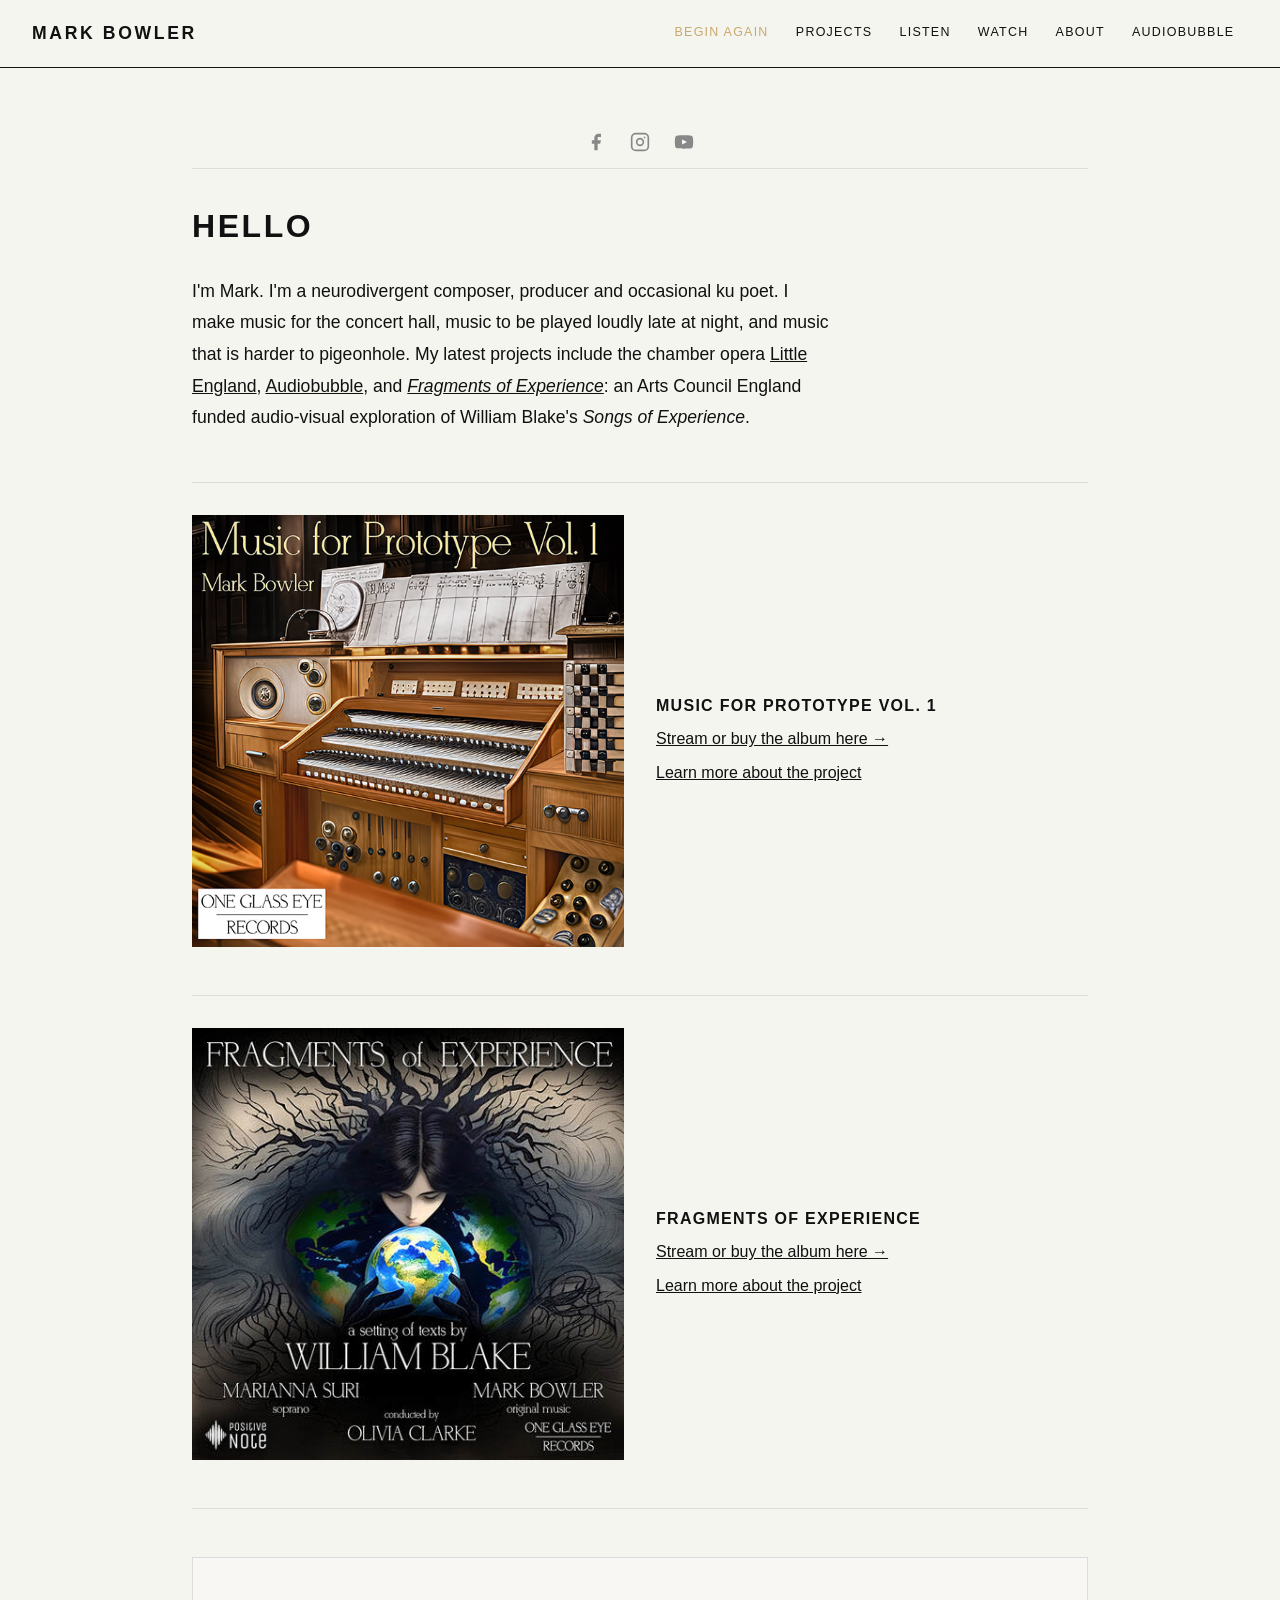
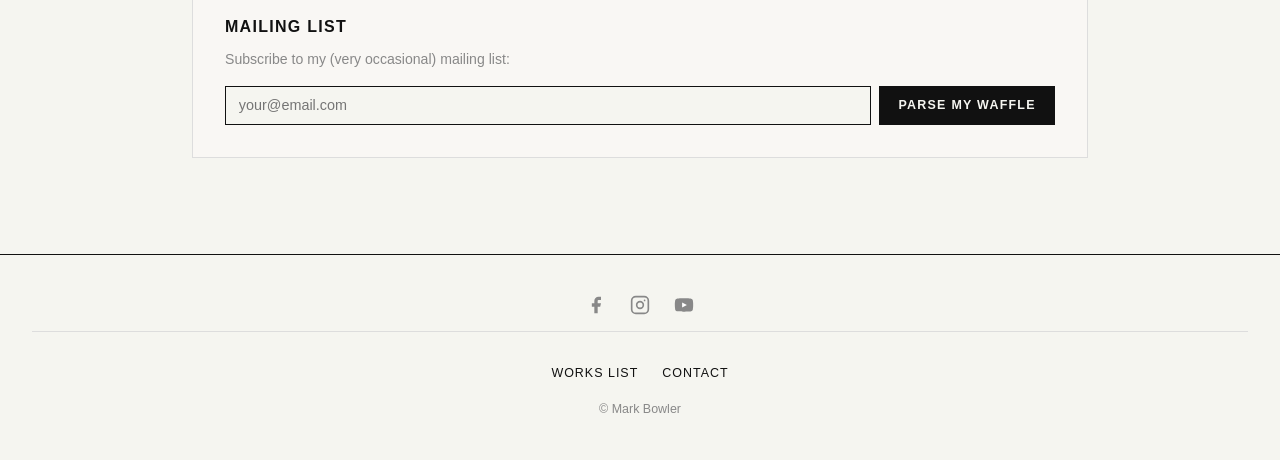
<file: index.html>
<!DOCTYPE html>
<html lang="en">
<head>
  <meta charset="UTF-8">
  <meta name="viewport" content="width=device-width, initial-scale=1.0">
  <title>Mark Bowler – Composer</title>
  <meta name="description" content="Mark Bowler is a neurodivergent composer, producer and occasional ku poet.">
  <link rel="stylesheet" href="css/style.css">
</head>
<body>

<header></header>

<main>
  <section class="home-intro">
    <h2>Hello</h2>
    <p>
      I'm Mark. I'm a neurodivergent composer, producer and occasional ku poet.
      I make music for the concert hall, music to be played loudly late at night,
      and music that is harder to pigeonhole. My latest projects include the chamber
      opera <a href="little-england.html">Little England</a>,
      <a href="audiobubble.html">Audiobubble</a>, and
      <em><a href="fragments-of-experience.html">Fragments of Experience</a></em>:
      an Arts Council England funded audio-visual exploration of William Blake's
      <em>Songs of Experience</em>.
    </p>
  </section>

  <hr>

  <section class="home-featured">
    <div>
      <a href="music-for-prototype-vol-1.html">
        <img
          src="images/protoptype-album-600x600_orig.jpg"
          alt="Music for Prototype Vol 1 album cover">
      </a>
    </div>
    <div class="featured-text">
      <h3>Music for Prototype Vol. 1</h3>
      <p><a href="https://tr.ee/yDk2wQ51c0" target="_blank" rel="noopener">Stream or buy the album here →</a></p>
      <p><a href="music-for-prototype-vol-1.html">Learn more about the project</a></p>
    </div>
  </section>

  <hr>

  <section class="home-featured">
    <div>
      <a href="fragments-of-experience.html">
        <img
          src="images/fragments-of-experience-v4-album-art-front-cover-small.jpg"
          alt="Fragments of Experience album art">
      </a>
    </div>
    <div class="featured-text">
      <h3>Fragments of Experience</h3>
      <p><a href="https://tr.ee/5BT4G4Kfy5" target="_blank" rel="noopener">Stream or buy the album here →</a></p>
      <p><a href="fragments-of-experience.html">Learn more about the project</a></p>
    </div>
  </section>

  <hr>

<section class="mailing-list-section">
  <h3>Mailing List</h3>
  <p>Subscribe to my (very occasional) mailing list:</p>
  <form class="mailchimp-form"
        action="https://markbmusic.us15.list-manage.com/subscribe/post?u=b76125705f27b5b52a41dfa4a&amp;id=9430c9284a&amp;f_id=000b92e0f0"
        method="post"
        target="_blank"
        novalidate>
    <input type="email" name="EMAIL" placeholder="your@email.com" required>
    <!-- Anti-bot field — do not remove -->
    <div style="position:absolute;left:-5000px" aria-hidden="true">
      <input type="text" name="b_b76125705f27b5b52a41dfa4a_9430c9284a" tabindex="-1" value="">
    </div>
    <button type="submit">Parse my waffle</button>
  </form>
</section>
</main>

<footer></footer>
<script src="shared.js"></script>
</body>
</html>
</file>
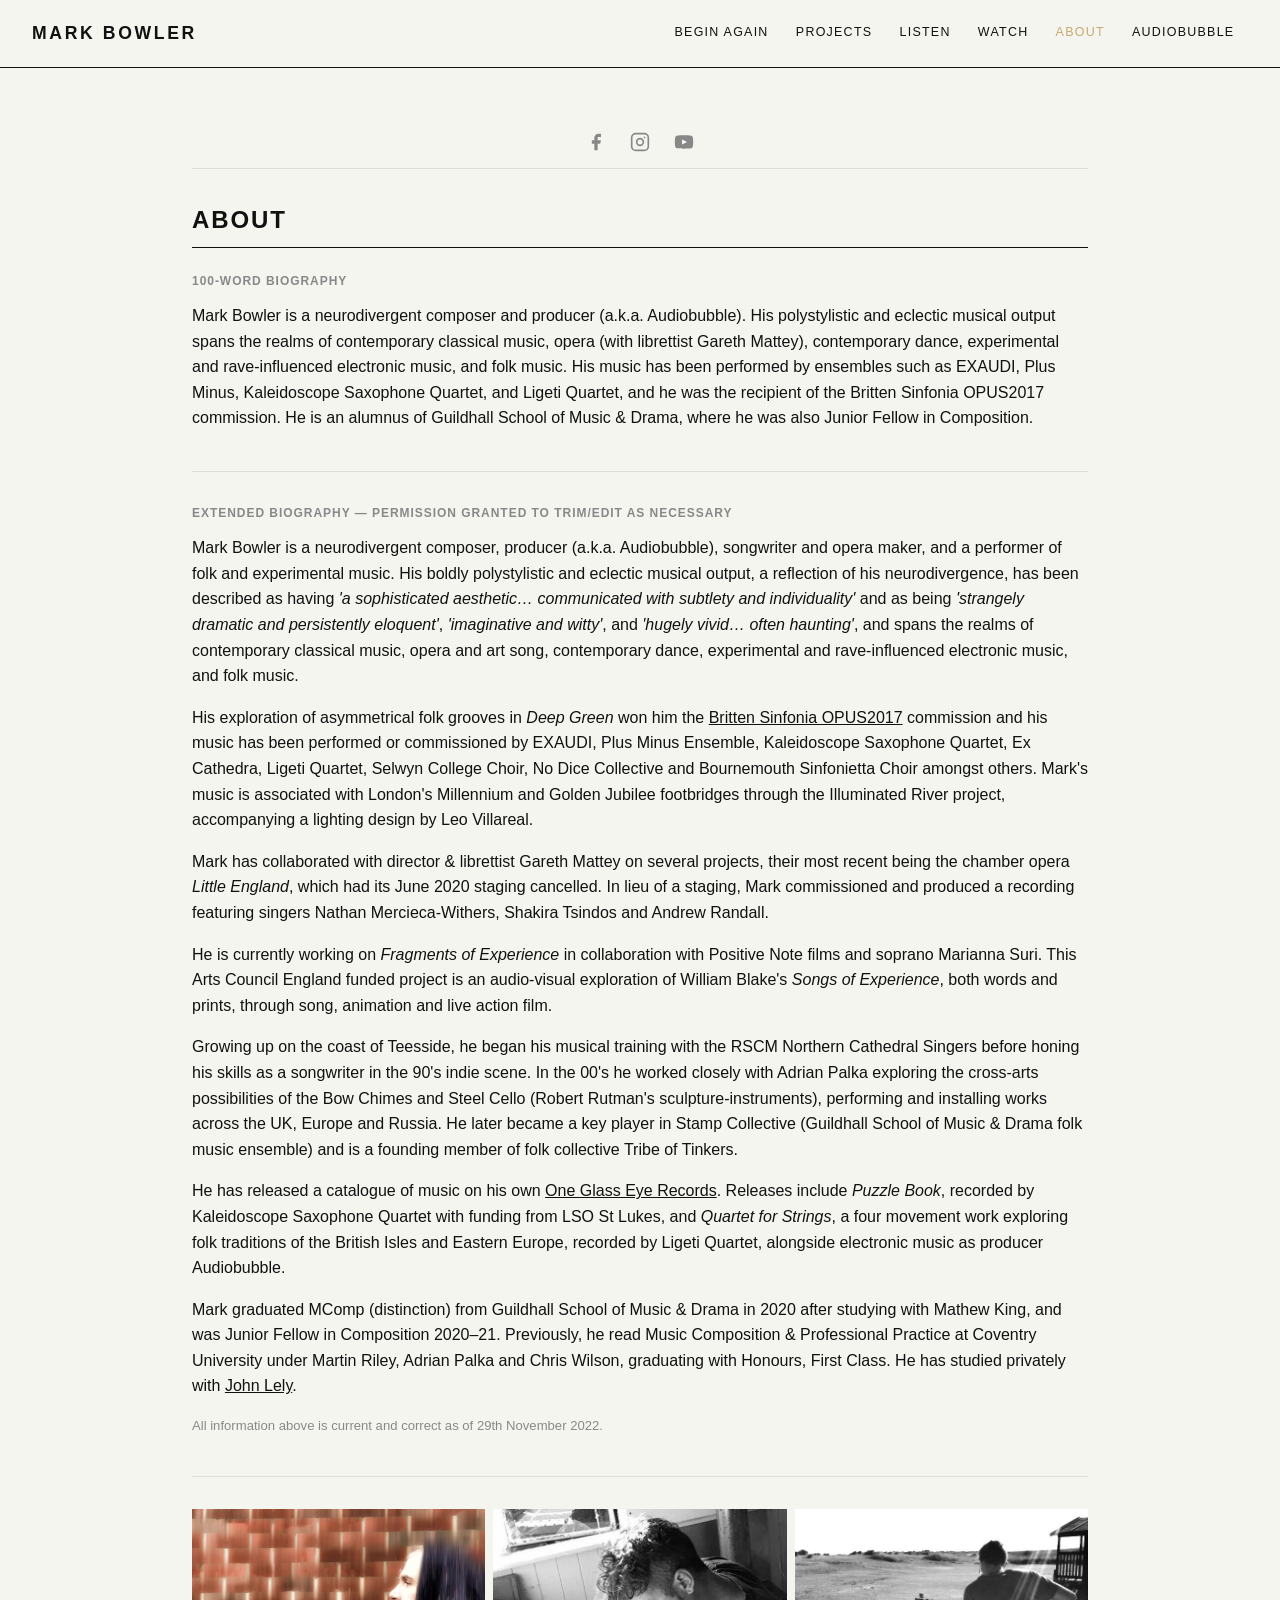
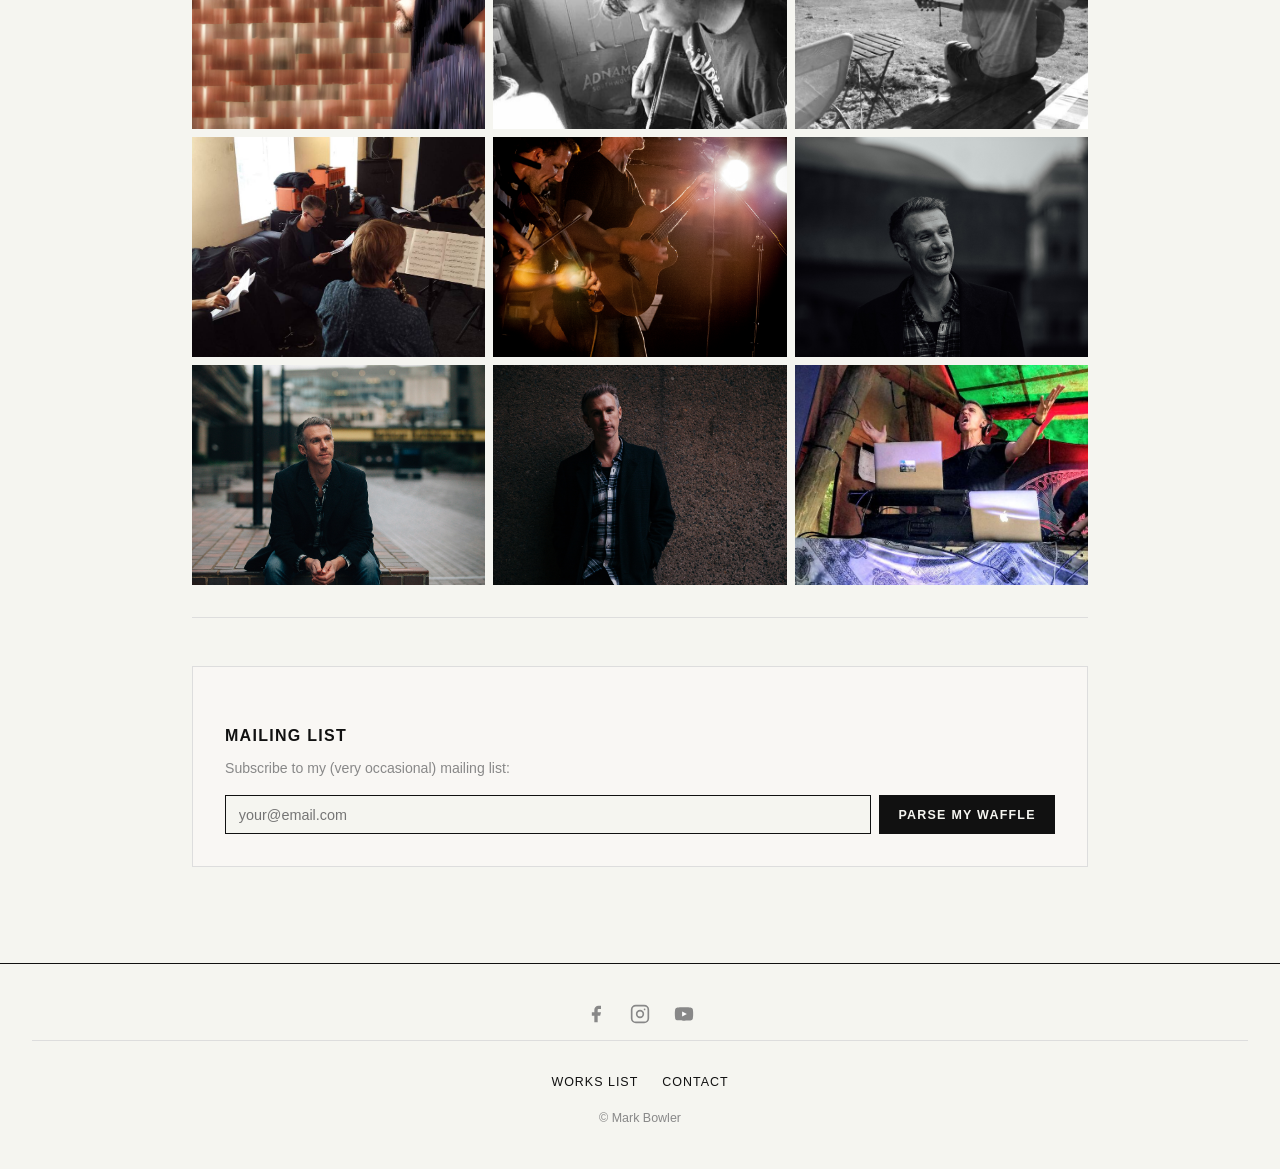
<file: about.html>
<!DOCTYPE html>
<html lang="en">
<head>
  <meta charset="UTF-8">
  <meta name="viewport" content="width=device-width, initial-scale=1.0">
  <title>About – Mark Bowler</title>
  <link rel="stylesheet" href="css/style.css">
  <meta name="description" content="About Mark Bowler — neurodivergent composer, producer and occasional ku poet. Alumni of Guildhall School of Music and Drama, recipient of the Britten Sinfonia OPUS2017 commission.">
</head>
<body>

<header></header>

<main>
  <h2>About</h2>

  <section class="bio-section">
    <h3>100-word biography</h3>
    <p>
      Mark Bowler is a neurodivergent composer and producer (a.k.a. Audiobubble). His polystylistic
      and eclectic musical output spans the realms of contemporary classical music, opera (with
      librettist Gareth Mattey), contemporary dance, experimental and rave-influenced electronic music,
      and folk music. His music has been performed by ensembles such as EXAUDI, Plus Minus,
      Kaleidoscope Saxophone Quartet, and Ligeti Quartet, and he was the recipient of the Britten
      Sinfonia OPUS2017 commission. He is an alumnus of Guildhall School of Music &amp; Drama, where
      he was also Junior Fellow in Composition.
    </p>
  </section>

  <hr>

  <section class="bio-section">
    <h3>Extended biography — permission granted to trim/edit as necessary</h3>
    <p>
      Mark Bowler is a neurodivergent composer, producer (a.k.a. Audiobubble), songwriter and opera
      maker, and a performer of folk and experimental music. His boldly polystylistic and eclectic
      musical output, a reflection of his neurodivergence, has been described as having
      <em>'a sophisticated aesthetic… communicated with subtlety and individuality'</em> and as being
      <em>'strangely dramatic and persistently eloquent'</em>, <em>'imaginative and witty'</em>, and
      <em>'hugely vivid… often haunting'</em>, and spans the realms of contemporary classical music,
      opera and art song, contemporary dance, experimental and rave-influenced electronic music,
      and folk music.
    </p>
    <p>
      His exploration of asymmetrical folk grooves in <em>Deep Green</em> won him the
      <a href="https://mbmus.uk/OPUS2017" target="_blank" rel="noopener">Britten Sinfonia OPUS2017</a>
      commission and his music has been performed or commissioned by EXAUDI, Plus Minus Ensemble,
      Kaleidoscope Saxophone Quartet, Ex Cathedra, Ligeti Quartet, Selwyn College Choir, No Dice
      Collective and Bournemouth Sinfonietta Choir amongst others. Mark's music is associated with
      London's Millennium and Golden Jubilee footbridges through the Illuminated River project,
      accompanying a lighting design by Leo Villareal.
    </p>
    <p>
      Mark has collaborated with director &amp; librettist Gareth Mattey on several projects, their
      most recent being the chamber opera <em>Little England</em>, which had its June 2020 staging
      cancelled. In lieu of a staging, Mark commissioned and produced a recording featuring singers
      Nathan Mercieca-Withers, Shakira Tsindos and Andrew Randall.
    </p>
    <p>
      He is currently working on <em>Fragments of Experience</em> in collaboration with Positive Note
      films and soprano Marianna Suri. This Arts Council England funded project is an audio-visual
      exploration of William Blake's <em>Songs of Experience</em>, both words and prints, through song,
      animation and live action film.
    </p>
    <p>
      Growing up on the coast of Teesside, he began his musical training with the RSCM Northern
      Cathedral Singers before honing his skills as a songwriter in the 90's indie scene. In the
      00's he worked closely with Adrian Palka exploring the cross-arts possibilities of the Bow
      Chimes and Steel Cello (Robert Rutman's sculpture-instruments), performing and installing works
      across the UK, Europe and Russia. He later became a key player in Stamp Collective (Guildhall
      School of Music &amp; Drama folk music ensemble) and is a founding member of folk collective
      Tribe of Tinkers.
    </p>
    <p>
      He has released a catalogue of music on his own
      <a href="http://www.oneglasseye.co.uk/" target="_blank" rel="noopener">One Glass Eye Records</a>.
      Releases include <em>Puzzle Book</em>, recorded by Kaleidoscope Saxophone Quartet with funding
      from LSO St Lukes, and <em>Quartet for Strings</em>, a four movement work exploring folk
      traditions of the British Isles and Eastern Europe, recorded by Ligeti Quartet, alongside
      electronic music as producer Audiobubble.
    </p>
    <p>
      Mark graduated MComp (distinction) from Guildhall School of Music &amp; Drama in 2020 after
      studying with Mathew King, and was Junior Fellow in Composition 2020–21. Previously, he read
      Music Composition &amp; Professional Practice at Coventry University under Martin Riley, Adrian
      Palka and Chris Wilson, graduating with Honours, First Class. He has studied privately with
      <a href="http://johnlely.co.uk/" target="_blank" rel="noopener">John Lely</a>.
    </p>
    <p style="font-size:0.82rem;color:var(--mid);">All information above is current and correct as of 29th November 2022.</p>
  </section>

  <hr>

  <div class="photo-gallery">
    <a href="images/audiobubble-1920x1080.jpg" target="_blank">
      <img src="images/audiobubble-1920x1080.jpg" alt="Audiobubble">
    </a>
    <a href="images/beach-hut-pic.jpg" target="_blank">
      <img src="images/beach-hut-pic.jpg" alt="Mark Bowler – beach hut">
    </a>
    <a href="images/beach-hut.jpg" target="_blank">
      <img src="images/beach-hut.jpg" alt="Mark Bowler – beach hut 2">
    </a>
    <a href="images/britten-sinfonia-2_orig.jpg" target="_blank">
      <img src="images/britten-sinfonia-2_orig.jpg" alt="Britten Sinfonia">
    </a>
    <a href="images/img-8967.jpg" target="_blank">
      <img src="images/img-8967.jpg" alt="Mark Bowler">
    </a>
    <a href="images/mark-bowler-2018-2.jpg" target="_blank">
      <img src="images/mark-bowler-2018-2.jpg" alt="Mark Bowler 2018">
    </a>
    <a href="images/mark-bowler-2018-3.jpg" target="_blank">
      <img src="images/mark-bowler-2018-3.jpg" alt="Mark Bowler 2018">
    </a>
    <a href="images/mark-bowler-2018-23.jpg" target="_blank">
      <img src="images/mark-bowler-2018-23.jpg" alt="Mark Bowler 2018">
    </a>
    <a href="images/photo-2019-08-03-15-50-39-crop.jpg" target="_blank">
      <img src="images/photo-2019-08-03-15-50-39-crop.jpg" alt="Mark Bowler 2019">
    </a>
  </div>

  <hr>

 <section class="mailing-list-section">
  <h3>Mailing List</h3>
  <p>Subscribe to my (very occasional) mailing list:</p>
  <form class="mailchimp-form"
        action="https://markbmusic.us15.list-manage.com/subscribe/post?u=b76125705f27b5b52a41dfa4a&amp;id=9430c9284a&amp;f_id=000b92e0f0"
        method="post"
        target="_blank"
        novalidate>
    <input type="email" name="EMAIL" placeholder="your@email.com" required>
    <!-- Anti-bot field — do not remove -->
    <div style="position:absolute;left:-5000px" aria-hidden="true">
      <input type="text" name="b_b76125705f27b5b52a41dfa4a_9430c9284a" tabindex="-1" value="">
    </div>
    <button type="submit">Parse my waffle</button>
  </form>
</section>
</main>

<footer></footer>
<script src="shared.js"></script>
</body>
</html>
</file>
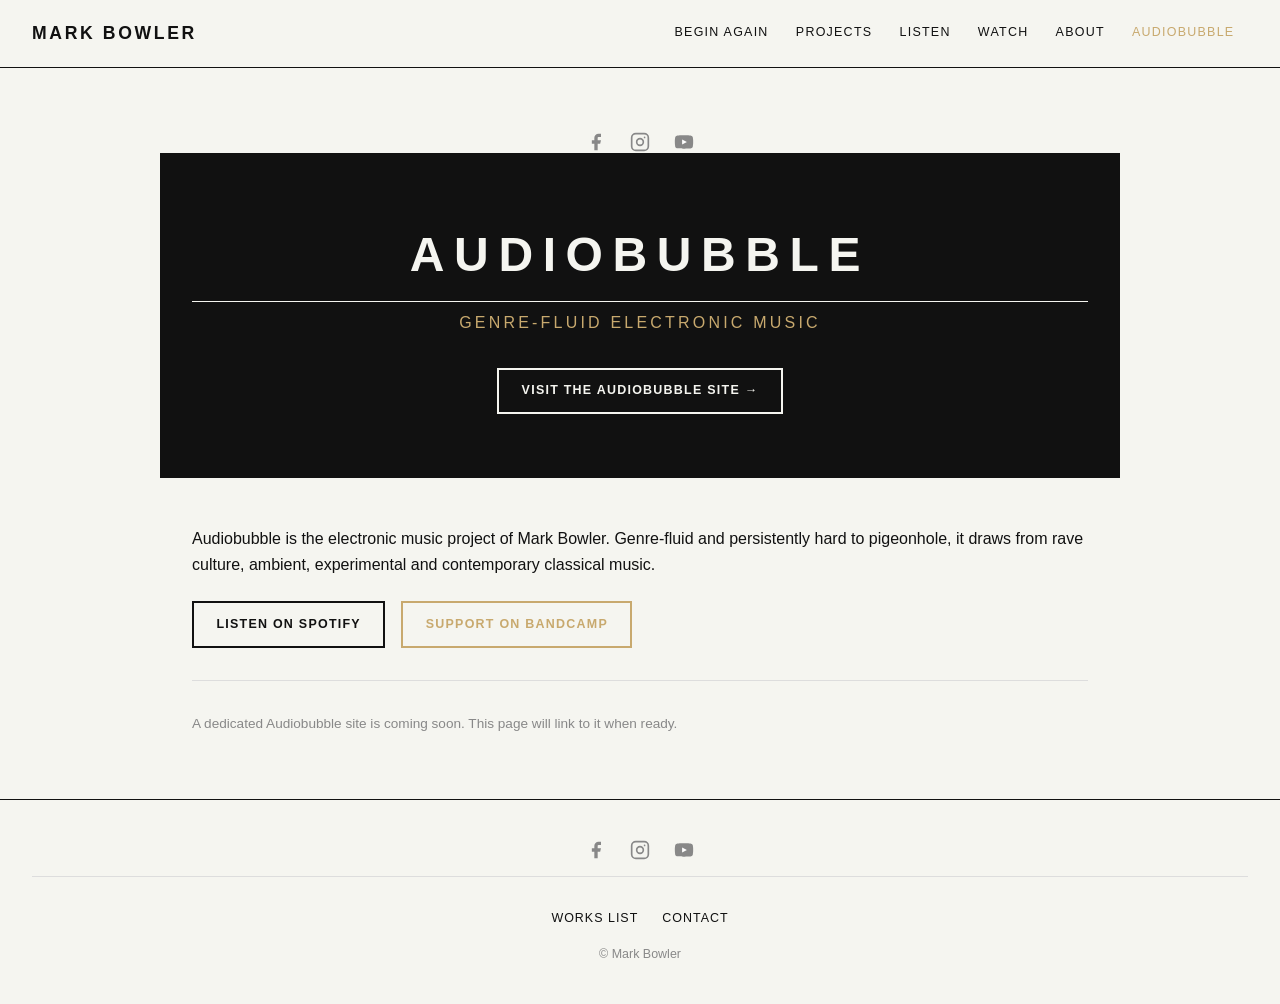
<file: audiobubble.html>
<!DOCTYPE html>
<html lang="en">
<head>
  <meta charset="UTF-8">
  <meta name="viewport" content="width=device-width, initial-scale=1.0">
  <title>Audiobubble – Mark Bowler</title>
  <link rel="stylesheet" href="css/style.css">
  <meta name="description" content="Audiobubble — the genre-fluid electronic music project of composer Mark Bowler. Available on Spotify and Bandcamp.">
</head>
<body>

<header></header>

<main>
  <div class="audiobubble-hero">
    <h2>Audiobubble</h2>
    <p class="tagline">Genre-fluid electronic music</p>
    <!--
      Once your separate Audiobubble site is live on GitHub Pages,
      replace the href below with its URL, e.g. https://audiobubble.co.uk
    -->
    <a href="https://www.audiobubble.co.uk/" class="btn" target="_blank" rel="noopener">
      Visit the Audiobubble site →
    </a>
  </div>

  <p>
    Audiobubble is the electronic music project of Mark Bowler. Genre-fluid and
    persistently hard to pigeonhole, it draws from rave culture, ambient, experimental
    and contemporary classical music.
  </p>

  <div class="cta-links">
    <a href="https://open.spotify.com/artist/3EgyWSN3phlT3cy7MIbPAq?si=d5r7GOe3Qf68SKPYCkvflg"
       class="btn" target="_blank" rel="noopener">Listen on Spotify</a>
    <a href="https://audiobubble.bandcamp.com/" class="btn btn-accent"
       target="_blank" rel="noopener">Support on Bandcamp</a>
  </div>

  <hr>

  <p style="font-size:0.85rem;color:var(--mid);">
    A dedicated Audiobubble site is coming soon. This page will link to it when ready.
  </p>
</main>

<footer></footer>
<script src="shared.js"></script>
</body>
</html>
</file>
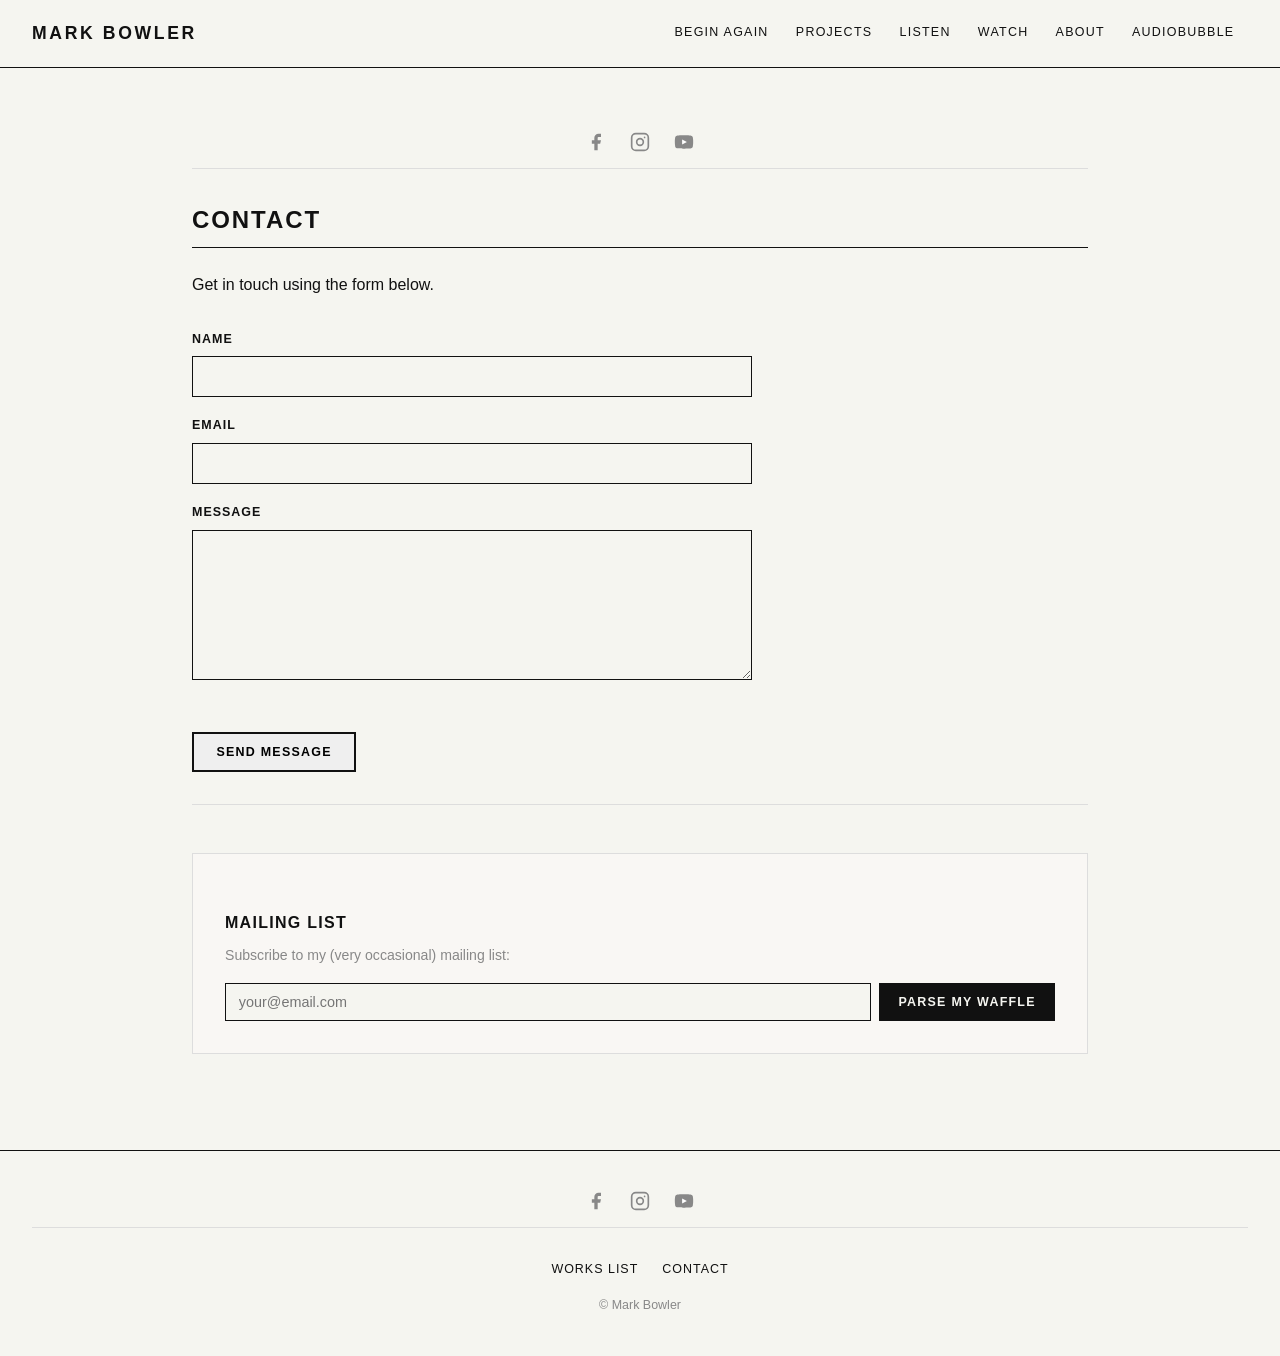
<file: contact.html>
<!DOCTYPE html>
<html lang="en">
<head>
  <meta charset="UTF-8">
  <meta name="viewport" content="width=device-width, initial-scale=1.0">
  <title>Contact – Mark Bowler</title>
  <link rel="stylesheet" href="css/style.css">
  <meta name="description" content="Get in touch with composer Mark Bowler.">
</head>
<body>

<header></header>

<main>
  <h2>Contact</h2>

  <div class="contact-intro">
    <p>Get in touch using the form below.</p>
  </div>

  <!--
    CONTACT FORM via Formspree (free tier, 50 submissions/month).
    Steps to activate:
    1. Go to https://formspree.io and create a free account.
    2. Create a new form — Formspree will give you a form endpoint URL like:
       https://formspree.io/f/xabcdefg
    3. Replace YOUR_FORMSPREE_ID below with that ID (just the part after /f/).
  -->
  <div class="contact-form">
    <form action="https://api.web3forms.com/submit" method="POST" id="contact-form">
      <input type="hidden" name="access_key" value="e304189a-e57a-43b2-a07b-383e9d5a3987">
      <input type="hidden" name="subject" value="New message from markbmusic.co.uk">
      <input type="hidden" name="redirect" value="https://www.markbmusic.co.uk/thank-you.html">
      <div class="form-group">
        <label for="name">Name</label>
        <input type="text" id="name" name="name" required>
      </div>
      <div class="form-group">
        <label for="email">Email</label>
        <input type="email" id="email" name="email" required>
      </div>
      <div class="form-group">
        <label for="message">Message</label>
        <textarea id="message" name="message" required></textarea>
      </div>
      <div class="h-captcha" data-captcha="true"></div>
      <br>
      <button type="submit" class="btn">Send message</button>
    </form>
  </div>

  <hr>

<section class="mailing-list-section">
  <h3>Mailing List</h3>
  <p>Subscribe to my (very occasional) mailing list:</p>
  <form class="mailchimp-form"
        action="https://markbmusic.us15.list-manage.com/subscribe/post?u=b76125705f27b5b52a41dfa4a&amp;id=9430c9284a&amp;f_id=000b92e0f0"
        method="post"
        target="_blank"
        novalidate>
    <input type="email" name="EMAIL" placeholder="your@email.com" required>
    <!-- Anti-bot field — do not remove -->
    <div style="position:absolute;left:-5000px" aria-hidden="true">
      <input type="text" name="b_b76125705f27b5b52a41dfa4a_9430c9284a" tabindex="-1" value="">
    </div>
    <button type="submit">Parse my waffle</button>
  </form>
</section>
</main>

<footer></footer>
<script src="https://web3forms.com/client/script.js" async defer></script>
<script>
const form = document.getElementById('contact-form');
form.addEventListener('submit', function(e) {
    const hCaptcha = form.querySelector('textarea[name=h-captcha-response]').value;
    if (!hCaptcha) {
        e.preventDefault();
        alert("Please complete the captcha");
        return;
    }
});
</script>
<script src="shared.js"></script>
</body>
</html>
</file>
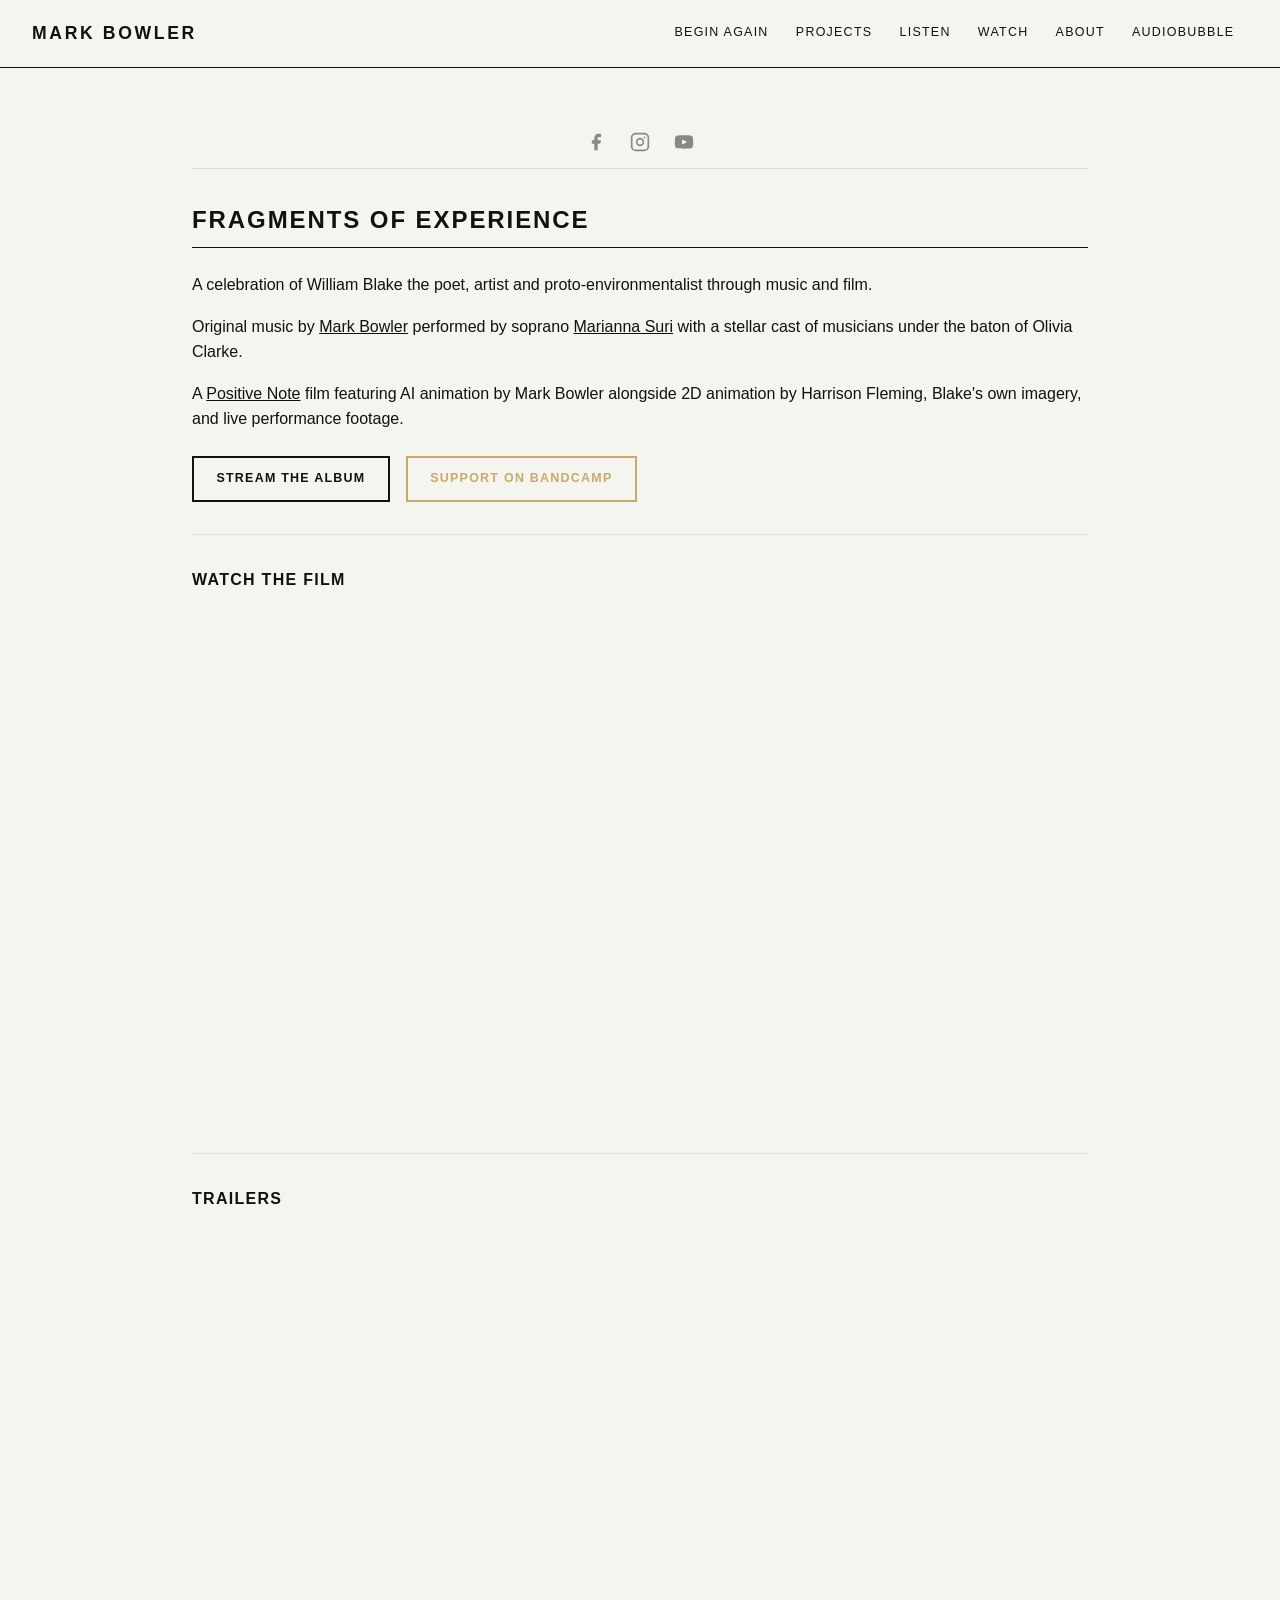
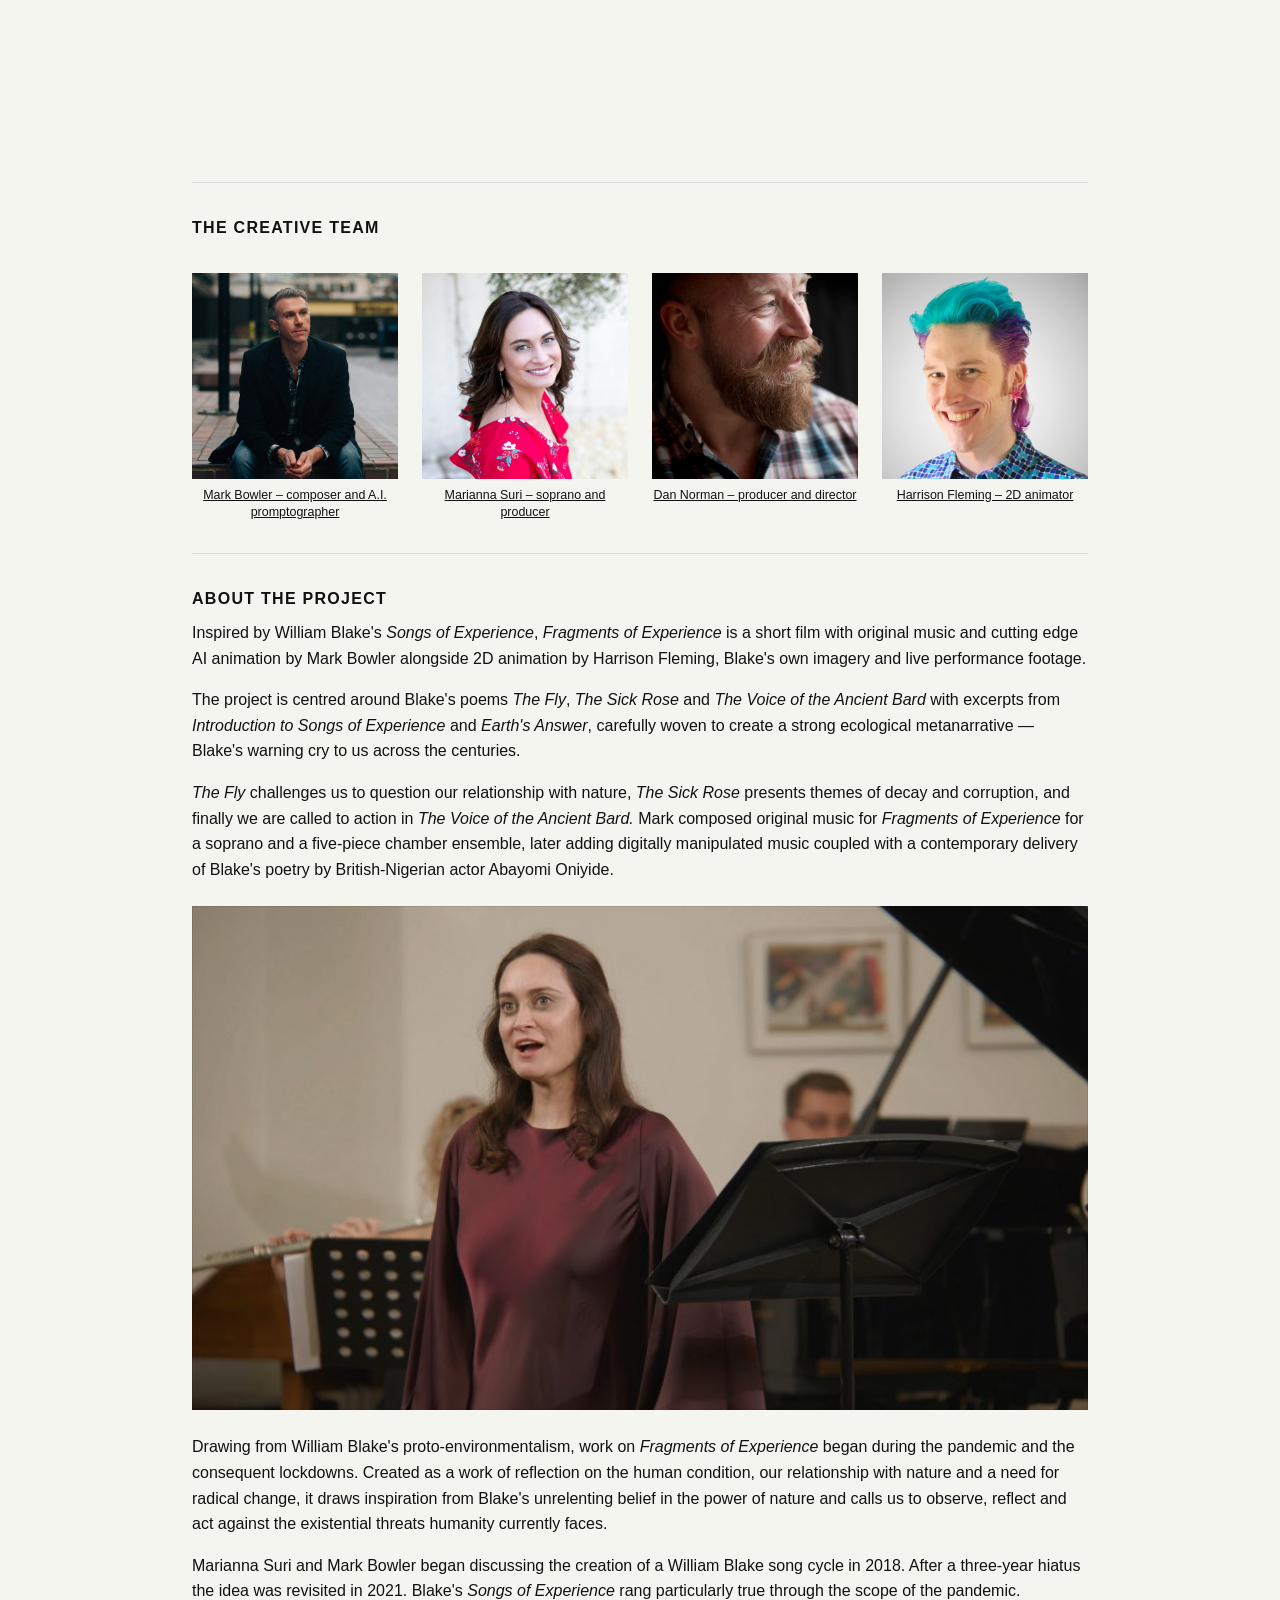
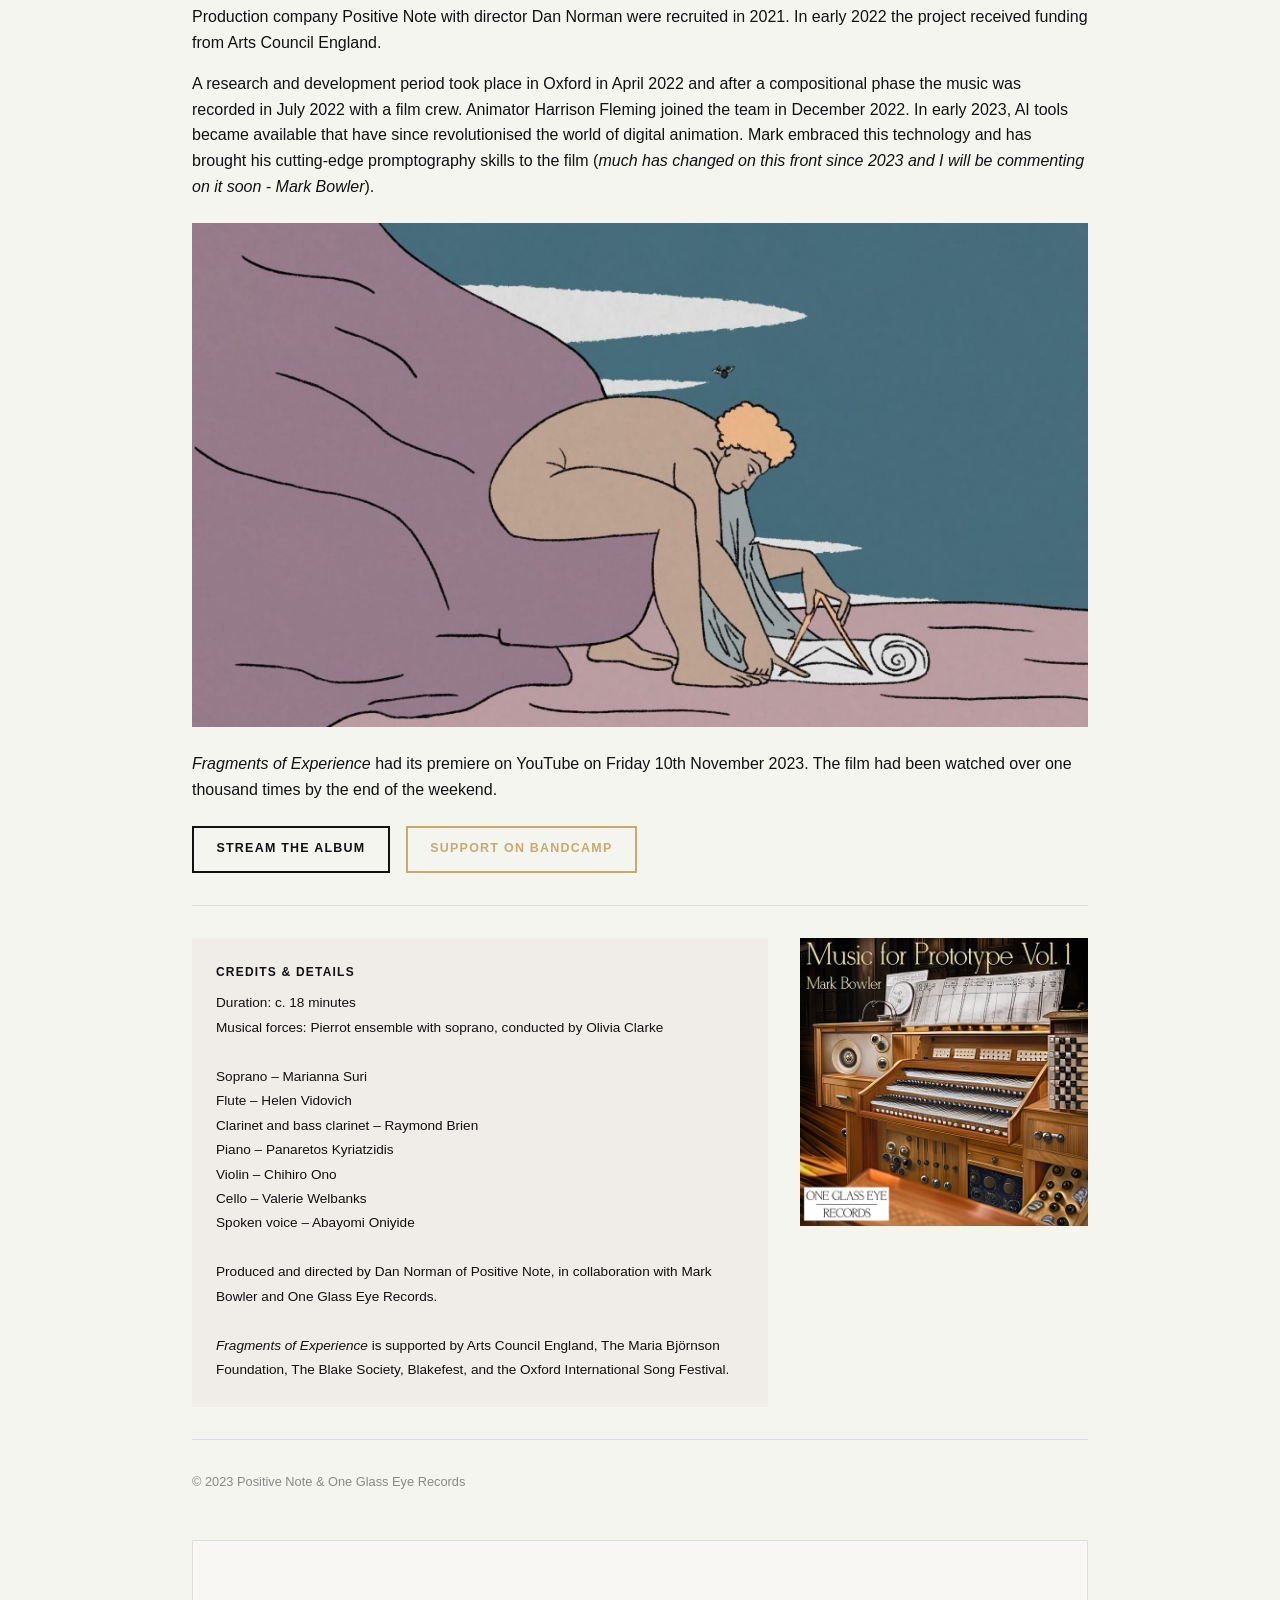
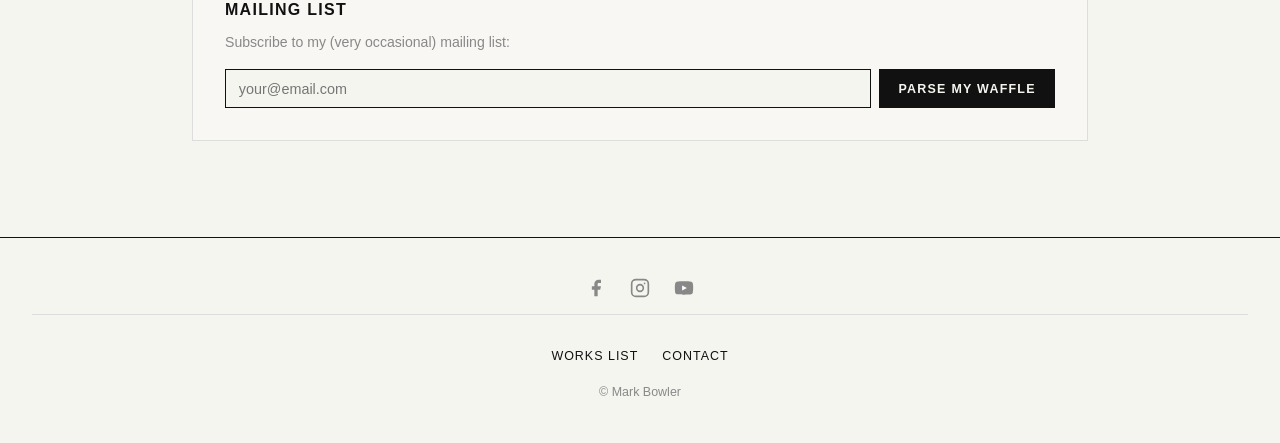
<file: fragments-of-experience.html>
<!DOCTYPE html>
<html lang="en">
<head>
  <meta charset="UTF-8">
  <meta name="viewport" content="width=device-width, initial-scale=1.0">
  <title>Fragments of Experience – Mark Bowler</title>
  <link rel="stylesheet" href="css/style.css">
  <meta name="description" content="Fragments of Experience — an Arts Council England funded audio-visual exploration of William Blake's Songs of Experience. Music by Mark Bowler, performed by soprano Marianna Suri.">
</head>
<body>

<header></header>

<main>
  <h2>Fragments of Experience</h2>

  <p>
    A celebration of William Blake the poet, artist and proto-environmentalist through music and film.
  </p>
  <p>
    Original music by <a href="http://www.markbmusic.co.uk/">Mark Bowler</a> performed by soprano
    <a href="https://mariannasuri.com/" target="_blank" rel="noopener">Marianna Suri</a>
    with a stellar cast of musicians under the baton of Olivia Clarke.
  </p>
  <p>
    A <a href="https://www.positivenote.co.uk/" target="_blank" rel="noopener">Positive Note</a>
    film featuring AI animation by Mark Bowler alongside 2D animation by
    Harrison Fleming, Blake's own imagery, and live performance footage.
  </p>

  <div class="cta-links">
    <a href="https://mbmus.uk/FragmentsStreaming" class="btn" target="_blank" rel="noopener">Stream the Album</a>
    <a href="https://mbmus.uk/FragmentsAlbum" class="btn btn-accent" target="_blank" rel="noopener">Support on Bandcamp</a>
  </div>

  <hr>

  <h3>Watch the Film</h3>
  <div class="video-grid" style="grid-template-columns:1fr;">
    <div class="video-wrap">
      <iframe src="https://www.youtube.com/embed/XUBgUBx38Ho"
              title="Fragments of Experience – full film"
              allow="accelerometer; autoplay; clipboard-write; encrypted-media; gyroscope; picture-in-picture"
              allowfullscreen></iframe>
    </div>
  </div>

  <hr>

  <h3>Trailers</h3>
  <div class="video-grid">
    <div class="video-wrap">
      <iframe src="https://www.youtube.com/embed/sHcqeuwxlYM"
              title="Fragments of Experience – Trailer 1"
              allow="accelerometer; autoplay; clipboard-write; encrypted-media; gyroscope; picture-in-picture"
              allowfullscreen></iframe>
    </div>
    <div class="video-wrap">
      <iframe src="https://www.youtube.com/embed/oEBnPFYQQ4s"
              title="Fragments of Experience – Trailer 2"
              allow="accelerometer; autoplay; clipboard-write; encrypted-media; gyroscope; picture-in-picture"
              allowfullscreen></iframe>
    </div>
    <div class="video-wrap">
      <iframe src="https://www.youtube.com/embed/SkSXYbqyKps"
              title="Fragments of Experience – Trailer 3"
              allow="accelerometer; autoplay; clipboard-write; encrypted-media; gyroscope; picture-in-picture"
              allowfullscreen></iframe>
    </div>
  </div>

  <hr>

  <h3>The Creative Team</h3>
  <div class="team-grid">
    <div class="team-member">
      <a href="images/mark-bowler-2018-3-orig-1.jpg" target="_blank">
        <img src="images/mark-bowler-2018-3-orig-1.jpg"
             alt="Mark Bowler">
      </a>
      <a href="index.html">Mark Bowler – composer and A.I. promptographer</a>
    </div>
    <div class="team-member">
      <a href="https://mariannasuri.com/" target="_blank" rel="noopener">
        <img src="images/ma-16a.jpg"
             alt="Marianna Suri">
      </a>
      <a href="https://mariannasuri.com/" target="_blank" rel="noopener">Marianna Suri – soprano and producer</a>
    </div>
    <div class="team-member">
      <a href="https://www.positivenote.co.uk/" target="_blank" rel="noopener">
        <img src="images/dan-norman-13.jpg"
             alt="Dan Norman">
      </a>
      <a href="https://www.positivenote.co.uk/" target="_blank" rel="noopener">Dan Norman – producer and director</a>
    </div>
    <div class="team-member">
      <a href="http://www.harrison-fleming.com" target="_blank" rel="noopener">
        <img src="images/harrisonfleming-headshot-01-orig.jpg"
             alt="Harrison Fleming">
      </a>
      <a href="http://www.harrison-fleming.com" target="_blank" rel="noopener">Harrison Fleming – 2D animator</a>
    </div>
  </div>

  <hr>

  <h3>About the Project</h3>

  <p>
    Inspired by William Blake's <em>Songs of Experience</em>, <em>Fragments of Experience</em>
    is a short film with original music and cutting edge AI animation by Mark Bowler alongside
    2D animation by Harrison Fleming, Blake's own imagery and live performance footage.
  </p>
  <p>
    The project is centred around Blake's poems <em>The Fly</em>, <em>The Sick Rose</em> and
    <em>The Voice of the Ancient Bard</em> with excerpts from <em>Introduction to Songs of Experience</em>
    and <em>Earth's Answer</em>, carefully woven to create a strong ecological metanarrative —
    Blake's warning cry to us across the centuries.
  </p>
  <p>
    <em>The Fly</em> challenges us to question our relationship with nature, <em>The Sick Rose</em>
    presents themes of decay and corruption, and finally we are called to action in
    <em>The Voice of the Ancient Bard.</em>
    Mark composed original music for <em>Fragments of Experience</em> for a soprano and a five-piece
    chamber ensemble, later adding digitally manipulated music coupled with a contemporary delivery
    of Blake's poetry by British-Nigerian actor Abayomi Oniyide.
  </p>

  <img src="images/marianna-2-103-1-1024x576_orig.jpg"
       alt="Marianna Suri performing" style="margin:1.5rem 0;">

  <p>
    Drawing from William Blake's proto-environmentalism, work on <em>Fragments of Experience</em>
    began during the pandemic and the consequent lockdowns. Created as a work of reflection on the
    human condition, our relationship with nature and a need for radical change, it draws inspiration
    from Blake's unrelenting belief in the power of nature and calls us to observe, reflect and act
    against the existential threats humanity currently faces.
  </p>
  <p>
    Marianna Suri and Mark Bowler began discussing the creation of a William Blake song cycle in 2018.
    After a three-year hiatus the idea was revisited in 2021. Blake's <em>Songs of Experience</em> rang
    particularly true through the scope of the pandemic. Production company Positive Note with director
    Dan Norman were recruited in 2021. In early 2022 the project received funding from Arts Council England.
  </p>
  <p>
    A research and development period took place in Oxford in April 2022 and after a compositional phase
    the music was recorded in July 2022 with a film crew. Animator Harrison Fleming joined the team in
    December 2022. In early 2023, AI tools became available that have since revolutionised the world of
    digital animation. Mark embraced this technology and has brought his cutting-edge promptography skills
    to the film (<i>much has changed on this front since 2023 and I will be commenting on it soon - Mark Bowler</i>).
  </p>

  <img src="images/harrisons-newton-1-8-1-1024x576_orig.jpg"
       alt="AI animation still" style="margin:1.5rem 0;">

  <p>
    <em>Fragments of Experience</em> had its premiere on YouTube on Friday 10th November 2023. The film
    had been watched over one thousand times by the end of the weekend.
  </p>

  <div class="cta-links">
    <a href="https://mbmus.uk/FragmentsStreaming" class="btn" target="_blank" rel="noopener">Stream the album</a>
    <a href="https://mbmus.uk/FragmentsAlbum" class="btn btn-accent" target="_blank" rel="noopener">Support on Bandcamp</a>
  </div>

  <hr>

  <div class="two-col wide-left">
    <div class="credits-box">
      <strong>Credits &amp; Details</strong>
      Duration: c. 18 minutes<br>
      Musical forces: Pierrot ensemble with soprano, conducted by Olivia Clarke<br><br>
      Soprano – Marianna Suri<br>
      Flute – Helen Vidovich<br>
      Clarinet and bass clarinet – Raymond Brien<br>
      Piano – Panaretos Kyriatzidis<br>
      Violin – Chihiro Ono<br>
      Cello – Valerie Welbanks<br>
      Spoken voice – Abayomi Oniyide<br><br>
      Produced and directed by Dan Norman of Positive Note, in collaboration with Mark Bowler
      and One Glass Eye Records.<br><br>
      <em>Fragments of Experience</em> is supported by Arts Council England, The Maria Björnson Foundation,
      The Blake Society, Blakefest, and the Oxford International Song Festival.
    </div>
    <div>
      <a href="https://mbmus.uk/FragmentsStreaming" target="_blank" rel="noopener">
        <img src="images/protoptype-album-600x600_orig.jpg"
             alt="Stream the album">
      </a>
    </div>
  </div>

  <hr>
  <p style="font-size:0.8rem;color:var(--mid);">© 2023 Positive Note &amp; One Glass Eye Records</p>

<section class="mailing-list-section">
  <h3>Mailing List</h3>
  <p>Subscribe to my (very occasional) mailing list:</p>
  <form class="mailchimp-form"
        action="https://markbmusic.us15.list-manage.com/subscribe/post?u=b76125705f27b5b52a41dfa4a&amp;id=9430c9284a&amp;f_id=000b92e0f0"
        method="post"
        target="_blank"
        novalidate>
    <input type="email" name="EMAIL" placeholder="your@email.com" required>
    <!-- Anti-bot field — do not remove -->
    <div style="position:absolute;left:-5000px" aria-hidden="true">
      <input type="text" name="b_b76125705f27b5b52a41dfa4a_9430c9284a" tabindex="-1" value="">
    </div>
    <button type="submit">Parse my waffle</button>
  </form>
</section>
</main>

<footer></footer>
<script src="shared.js"></script>
</body>
</html>
</file>
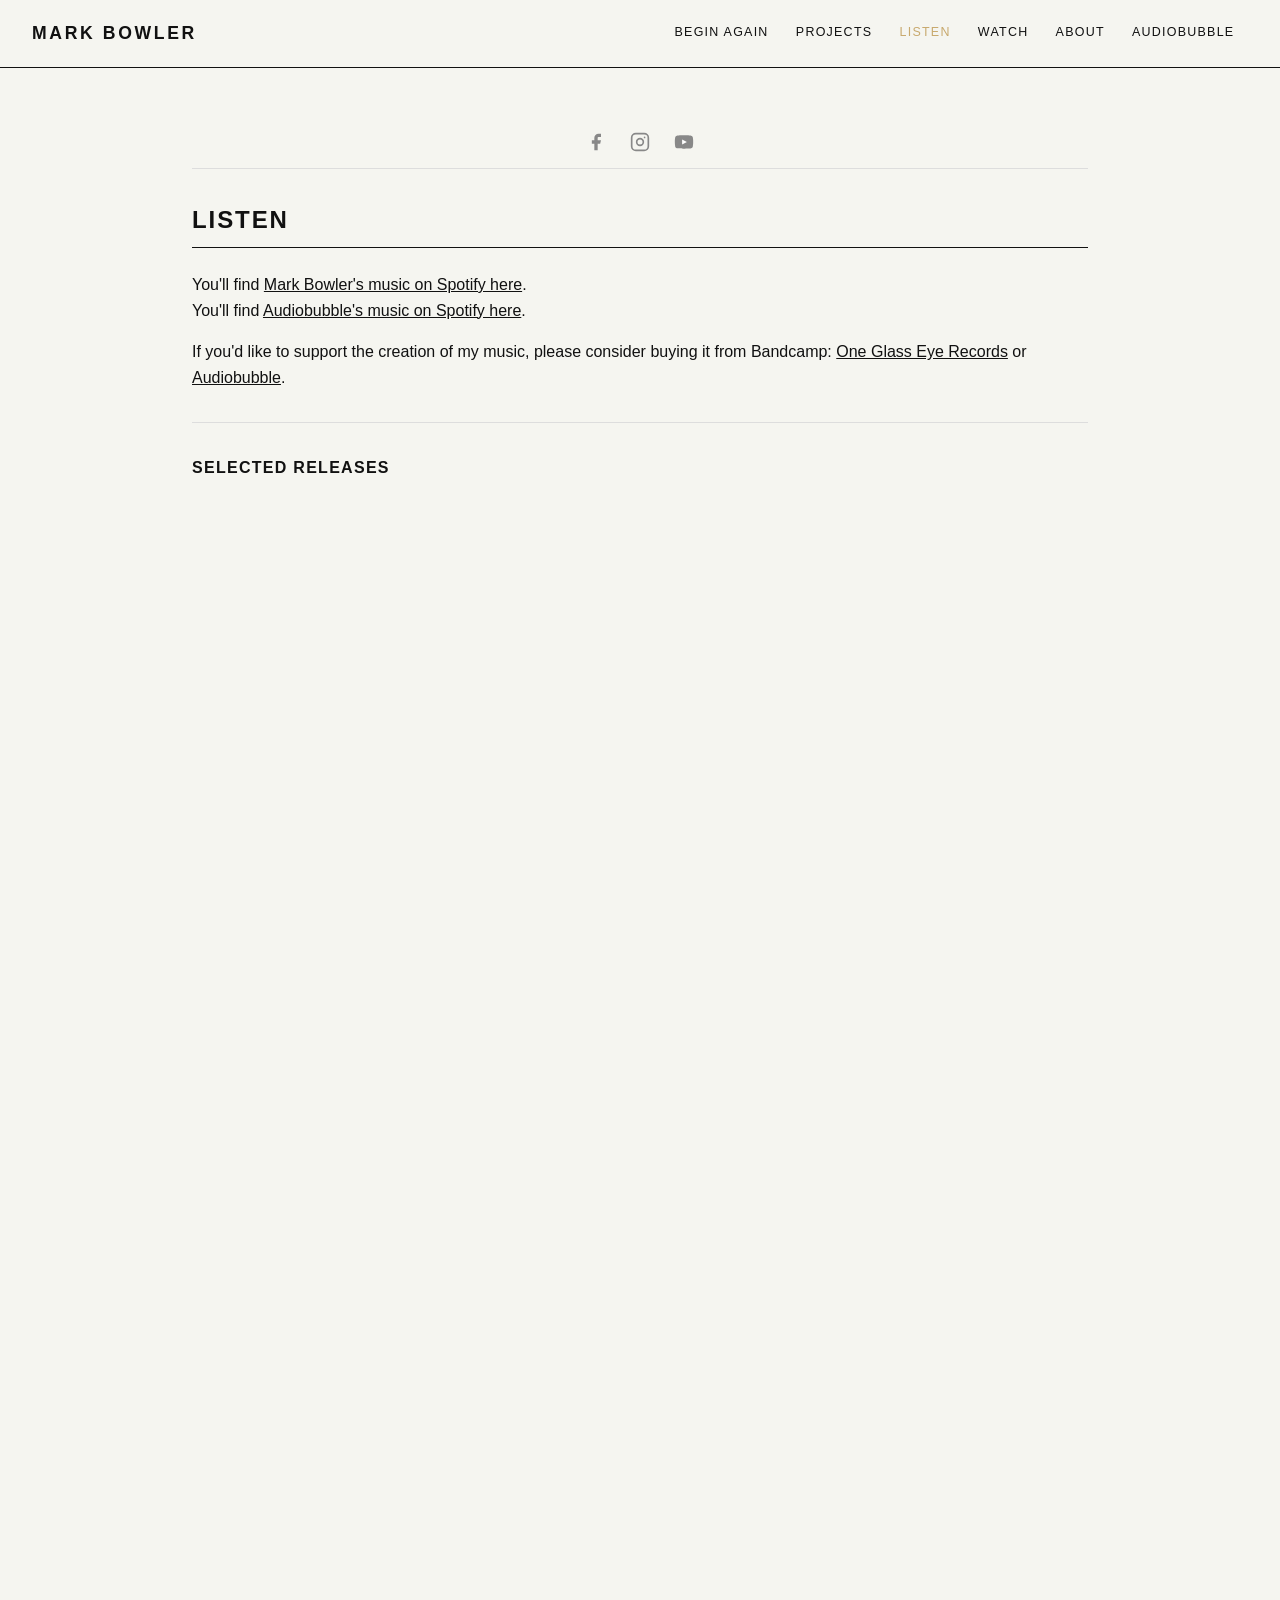
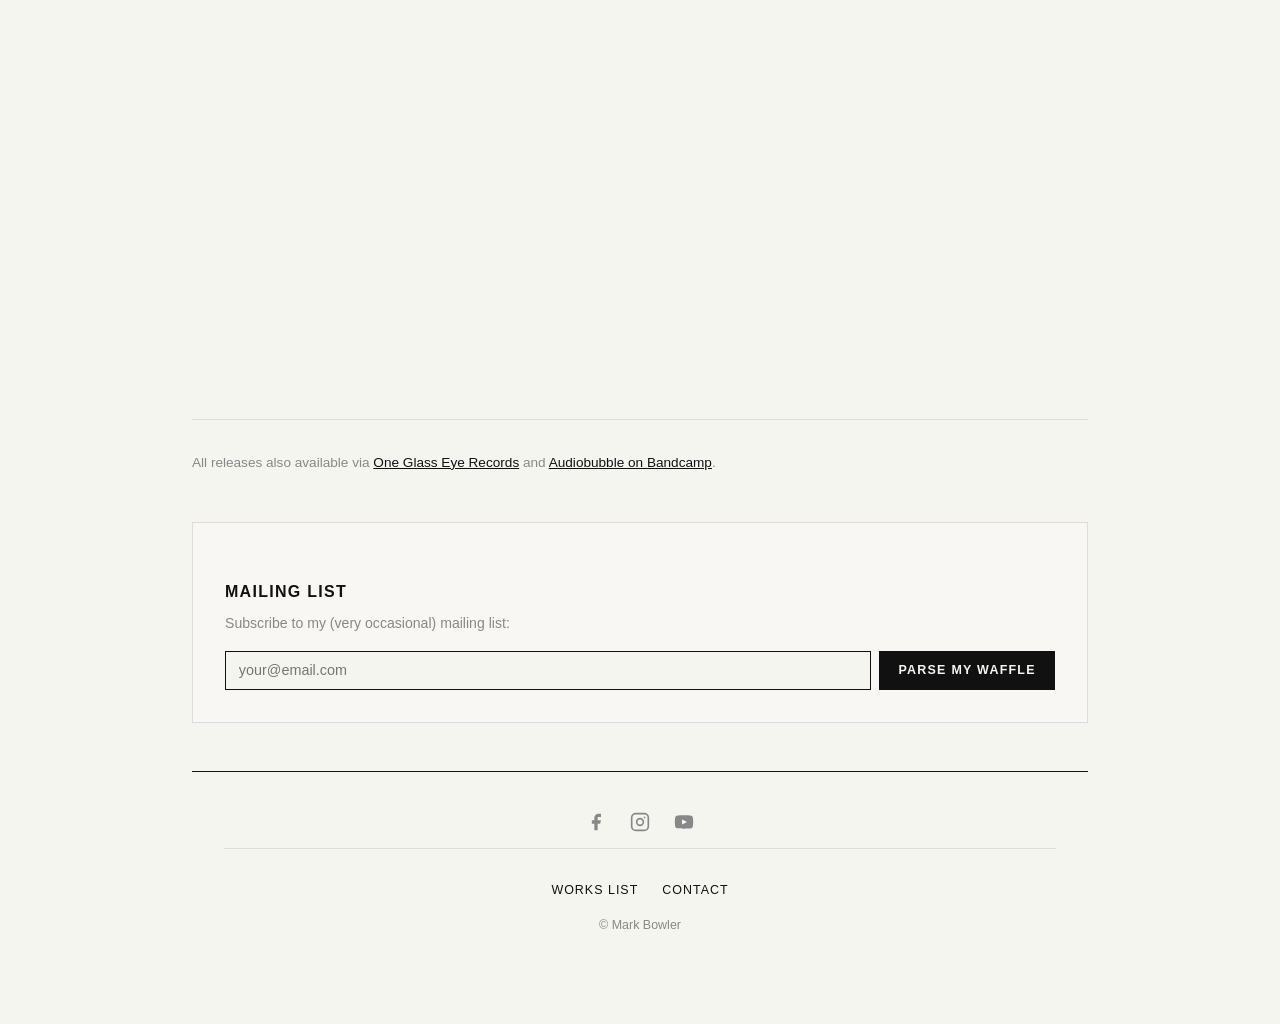
<file: listen.html>
<!DOCTYPE html>
<html lang="en">
<head>
  <meta charset="UTF-8">
  <meta name="viewport" content="width=device-width, initial-scale=1.0">
  <title>Listen – Mark Bowler</title>
  <link rel="stylesheet" href="css/style.css">
  <meta name="description" content="Listen to music by Mark Bowler and Audiobubble — available on Spotify, Bandcamp and all major streaming platforms.">
</head>
<body>

<header></header>

<main>
  <h2>Listen</h2>

  <p>
    You'll find <a href="https://open.spotify.com/artist/2mgbVZvcfF2le42hF64NRm?si=ka6I8s8uTZWaXzK-2LQi8A"
    target="_blank" rel="noopener">Mark Bowler's music on Spotify here</a>.<br>
    You'll find <a href="https://open.spotify.com/artist/3EgyWSN3phlT3cy7MIbPAq?si=CoyrAFUWQaWWJ7gcWyEsCg"
    target="_blank" rel="noopener">Audiobubble's music on Spotify here</a>.
  </p>
  <p>
    If you'd like to support the creation of my music, please consider buying it from Bandcamp:
    <a href="https://oneglasseye.bandcamp.com/" target="_blank" rel="noopener">One Glass Eye Records</a>
    or
    <a href="https://audiobubble.bandcamp.com/" target="_blank" rel="noopener">Audiobubble</a>.
  </p>

  <hr>

  <h3>Selected releases</h3>

  <div class="bandcamp-grid">
    <iframe style="border: 0; width: 100%; height: 470px;"
            src="https://bandcamp.com/EmbeddedPlayer/album=1789788870/size=large/bgcol=ffffff/linkcol=0687f5/tracklist=false/transparent=true/"
            seamless><a href="https://oneglasseye.bandcamp.com/album/music-for-prototype-vol-1">Music for Prototype, Vol. 1 by Mark Bowler</a></iframe>

    <iframe style="border: 0; width: 100%; height: 442px;"
            src="https://bandcamp.com/EmbeddedPlayer/track=1061129386/size=large/bgcol=ffffff/linkcol=0687f5/tracklist=false/transparent=true/"
            seamless><a href="https://oneglasseye.bandcamp.com/track/illuminated-river">Illuminated River by Mark Bowler</a></iframe>

    <iframe style="border: 0; width: 100%; height: 470px;"
            src="https://bandcamp.com/EmbeddedPlayer/album=1046710565/size=large/bgcol=ffffff/linkcol=0687f5/tracklist=false/transparent=true/"
            seamless><a href="https://oneglasseye.bandcamp.com/album/deep-listening-mixes">Deep Listening Mixes by Mark Bowler</a></iframe>
  </div>

  <div class="bandcamp-grid">
    <iframe style="border: 0; width: 100%; height: 470px;"
            src="https://bandcamp.com/EmbeddedPlayer/album=1810536049/size=large/bgcol=ffffff/linkcol=0687f5/tracklist=false/transparent=true/"
            seamless><a href="https://oneglasseye.bandcamp.com/album/i-ii">I. &amp; II. by Audiobubble</a></iframe>

    <iframe style="border: 0; width: 100%; height: 470px;"
            src="https://bandcamp.com/EmbeddedPlayer/album=2766120724/size=large/bgcol=ffffff/linkcol=0687f5/tracklist=false/transparent=true/"
            seamless><a href="https://oneglasseye.bandcamp.com/album/little-england">Little England by Mark Bowler &amp; Gareth Mattey</a></iframe>

    <iframe style="border: 0; width: 100%; height: 470px;"
            src="https://bandcamp.com/EmbeddedPlayer/album=261988316/size=large/bgcol=ffffff/linkcol=0687f5/tracklist=false/transparent=true/"
            seamless><a href="https://audiobubble.bandcamp.com/album/iv">IV. by audiobubble</a></iframe>
  </div>

  <div class="bandcamp-grid">
    <iframe style="border: 0; width: 100%; height: 470px;"
            src="https://bandcamp.com/EmbeddedPlayer/album=1180125917/size=large/bgcol=ffffff/linkcol=0687f5/tracklist=false/transparent=true/"
            seamless><a href="https://oneglasseye.bandcamp.com/album/nms-presents-lockdown-listening-all-proceeds-to-help-musicians-uk-charity">NMS Presents: Lockdown Listening by One Glass Eye Records &amp; Guildhall New Music Society</a></iframe>

    <iframe style="border: 0; width: 100%; height: 470px;"
            src="https://bandcamp.com/EmbeddedPlayer/album=3454100372/size=large/bgcol=ffffff/linkcol=0687f5/tracklist=false/transparent=true/"
            seamless><a href="https://oneglasseye.bandcamp.com/album/puzzle-book">Puzzle Book by Kaleidoscope Saxophone Quartet</a></iframe>

    <iframe style="border: 0; width: 100%; height: 470px;"
            src="https://bandcamp.com/EmbeddedPlayer/album=4235376529/size=large/bgcol=ffffff/linkcol=0687f5/tracklist=false/transparent=true/"
            seamless><a href="https://oneglasseye.bandcamp.com/album/quartet-for-strings">Quartet for Strings by Ligeti Quartet</a></iframe>
  </div>

  <hr>

  <p style="font-size:0.85rem;color:var(--mid);">
    All releases also available via <a href="https://oneglasseye.bandcamp.com/" target="_blank" rel="noopener">One Glass Eye Records</a>
    and <a href="https://audiobubble.bandcamp.com/" target="_blank" rel="noopener">Audiobubble on Bandcamp</a>.
  </p>

<section class="mailing-list-section">
  <h3>Mailing List</h3>
  <p>Subscribe to my (very occasional) mailing list:</p>
  <form class="mailchimp-form"
        action="https://markbmusic.us15.list-manage.com/subscribe/post?u=b76125705f27b5b52a41dfa4a&amp;id=9430c9284a&amp;f_id=000b92e0f0"
        method="post"
        target="_blank"
        novalidate>
    <input type="email" name="EMAIL" placeholder="your@email.com" required>
    <!-- Anti-bot field — do not remove -->
    <div style="position:absolute;left:-5000px" aria-hidden="true">
      <input type="text" name="b_b76125705f27b5b52a41dfa4a_9430c9284a" tabindex="-1" value="">
    </div>
    <button type="submit">Parse my waffle</button>
  </form>
</section>

<footer></footer>
<script src="shared.js"></script>
</body>
</html>
</file>
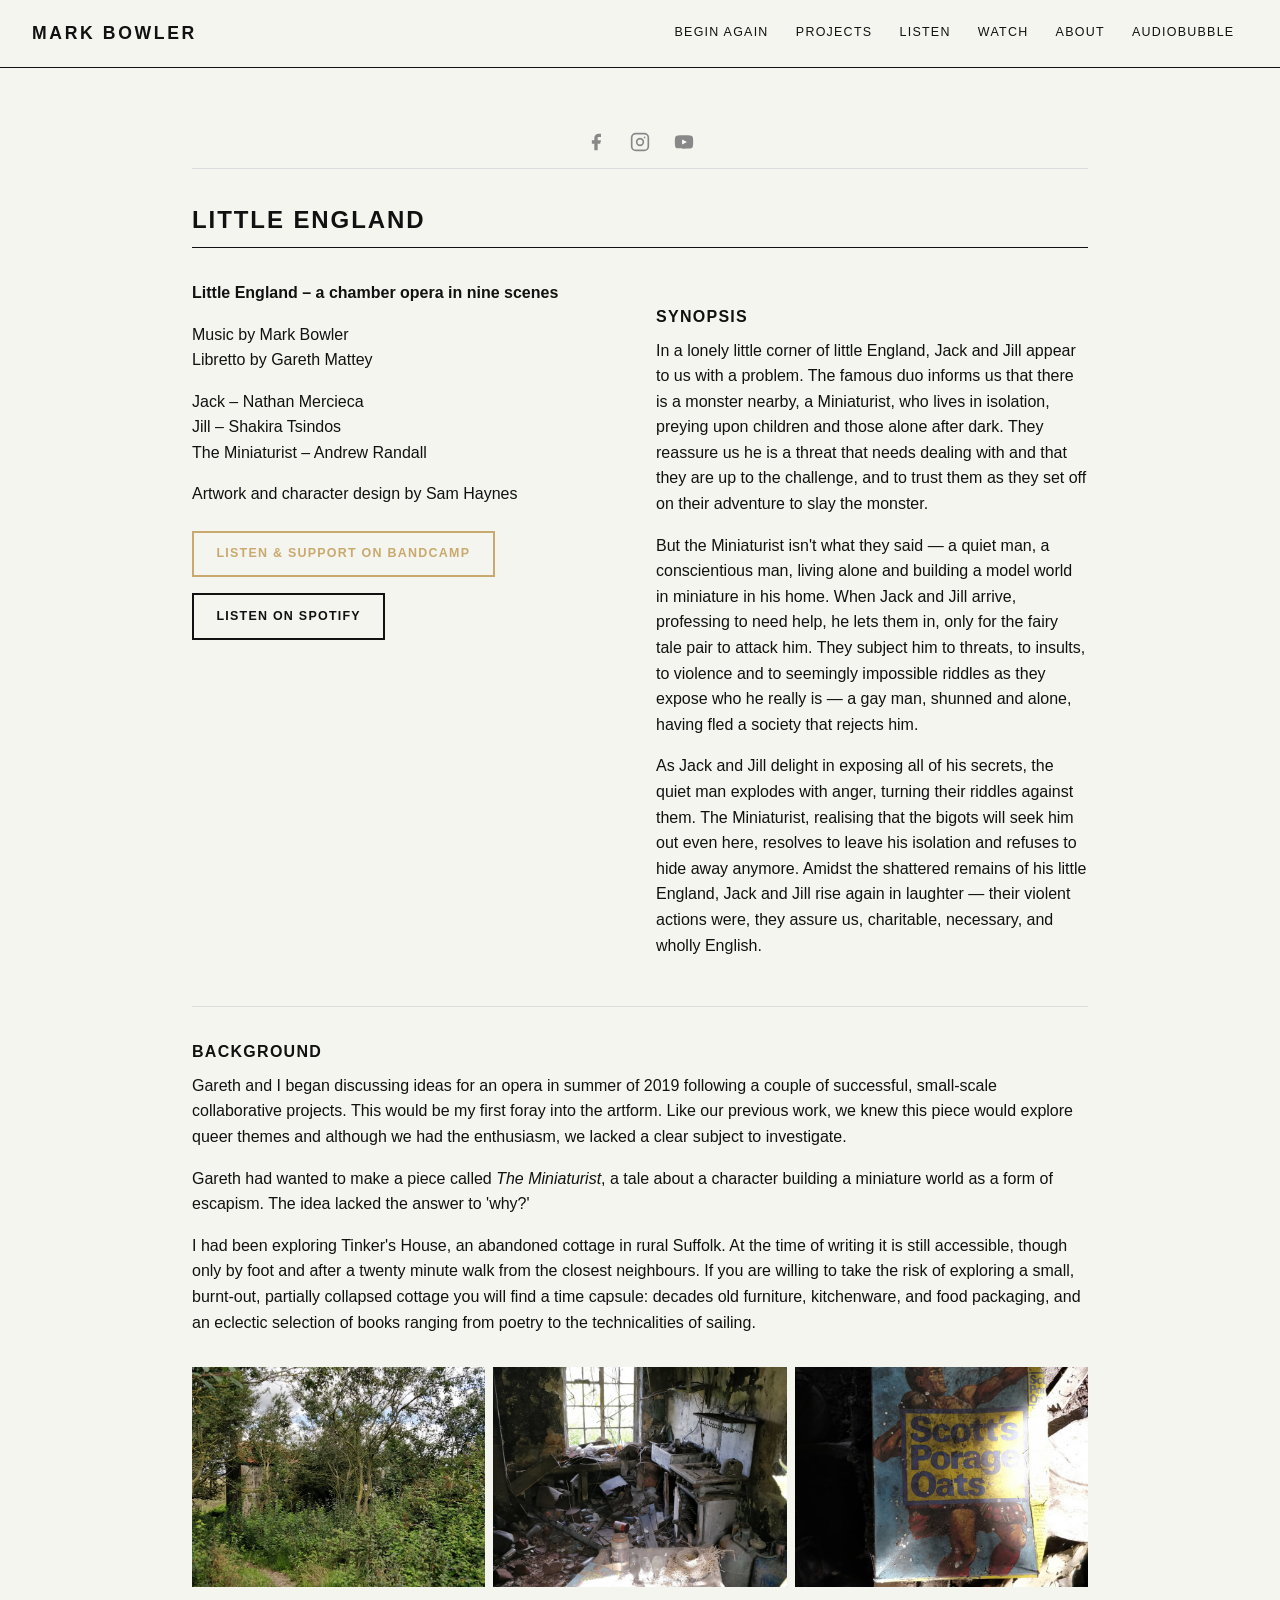
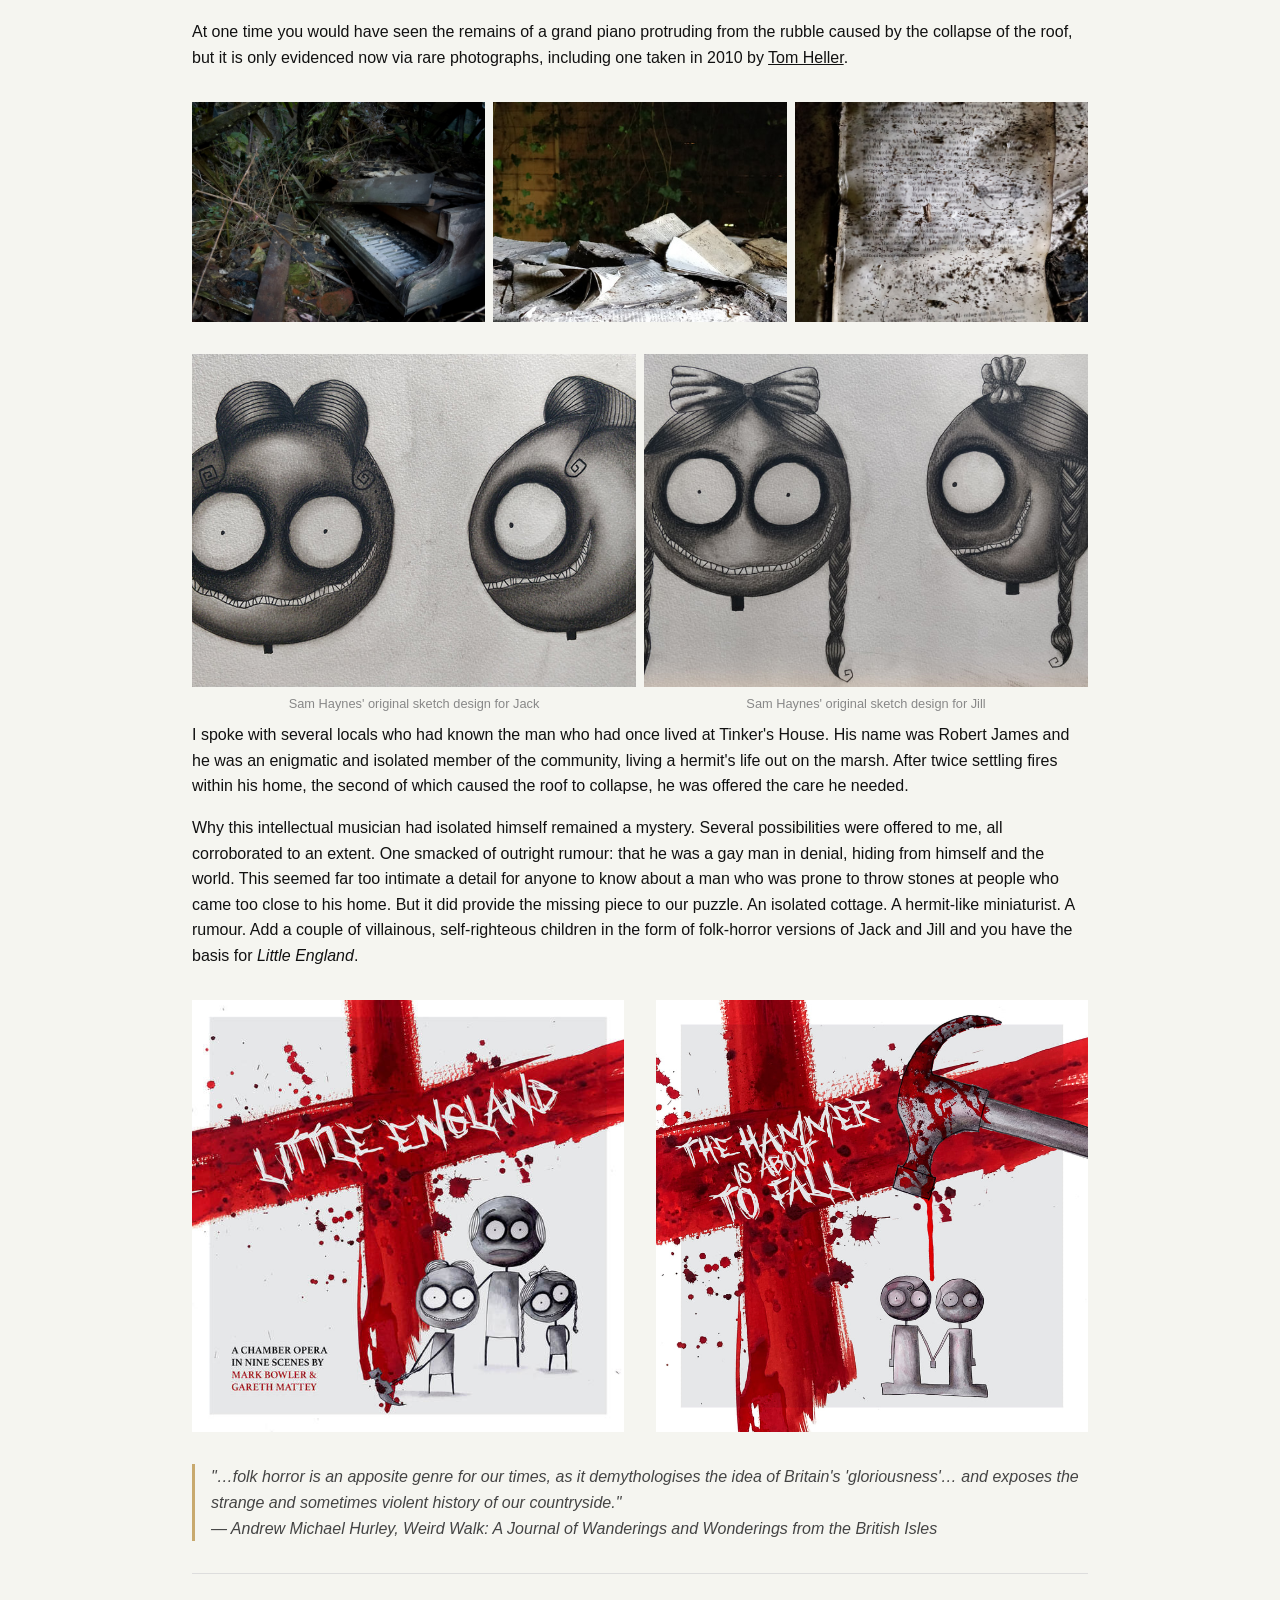
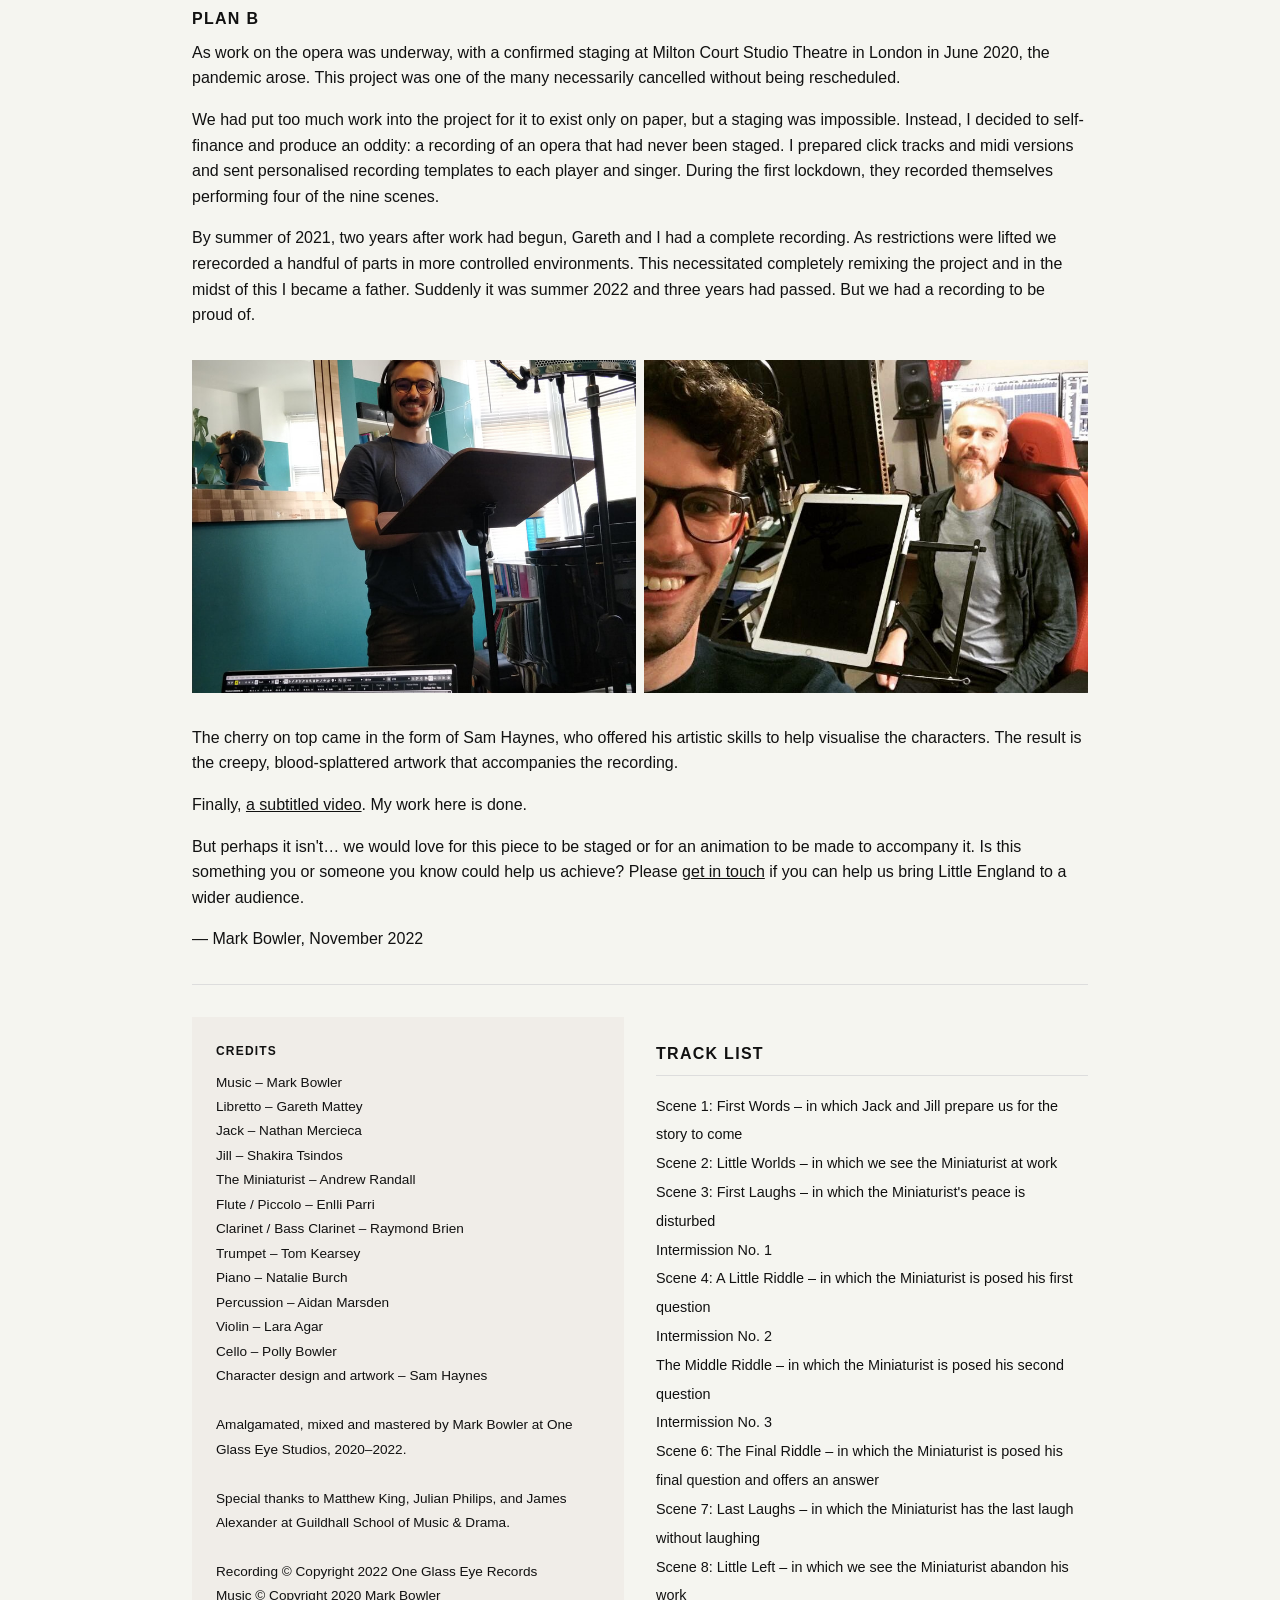
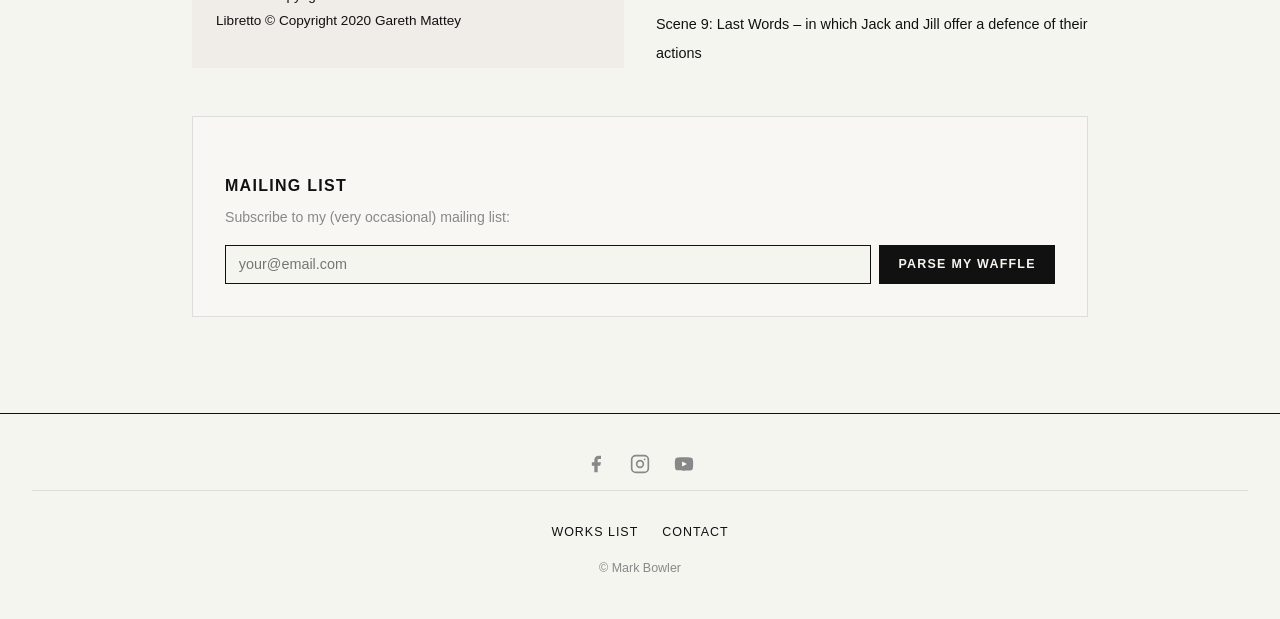
<file: little-england.html>
<!DOCTYPE html>
<html lang="en">
<head>
  <meta charset="UTF-8">
  <meta name="viewport" content="width=device-width, initial-scale=1.0">
  <title>Little England – Mark Bowler</title>
  <link rel="stylesheet" href="css/style.css">
  <meta name="description" content="Little England — a chamber opera in nine scenes by Mark Bowler and librettist Gareth Mattey. A folk-horror tale of identity, isolation and intolerance.">
</head>
<body>

<header></header>

<main>
  <h2>Little England</h2>

  <div class="two-col">
    <div>
      <p><strong>Little England – a chamber opera in nine scenes</strong></p>
      <p>
        Music by Mark Bowler<br>
        Libretto by Gareth Mattey
      </p>
      <p>
        Jack – Nathan Mercieca<br>
        Jill – Shakira Tsindos<br>
        The Miniaturist – Andrew Randall
      </p>
      <p>Artwork and character design by Sam Haynes</p>
      <div class="cta-links">
        <a href="https://oneglasseye.bandcamp.com/album/little-england" class="btn btn-accent"
           target="_blank" rel="noopener">Listen &amp; Support on Bandcamp</a>
        <a href="https://open.spotify.com/album/04bwJDrcXSQ3YPaqExLh2M?si=V-_fSMyjQuKUvFmf3cnMAw"
           class="btn" target="_blank" rel="noopener">Listen on Spotify</a>
      </div>
    </div>
    <div>
      <h3>Synopsis</h3>
      <p>
        In a lonely little corner of little England, Jack and Jill appear to us with a problem.
        The famous duo informs us that there is a monster nearby, a Miniaturist, who lives in
        isolation, preying upon children and those alone after dark. They reassure us he is a
        threat that needs dealing with and that they are up to the challenge, and to trust them
        as they set off on their adventure to slay the monster.
      </p>
      <p>
        But the Miniaturist isn't what they said — a quiet man, a conscientious man, living alone
        and building a model world in miniature in his home. When Jack and Jill arrive, professing
        to need help, he lets them in, only for the fairy tale pair to attack him. They subject him
        to threats, to insults, to violence and to seemingly impossible riddles as they expose who
        he really is — a gay man, shunned and alone, having fled a society that rejects him.
      </p>
      <p>
        As Jack and Jill delight in exposing all of his secrets, the quiet man explodes with anger,
        turning their riddles against them. The Miniaturist, realising that the bigots will seek him
        out even here, resolves to leave his isolation and refuses to hide away anymore. Amidst the
        shattered remains of his little England, Jack and Jill rise again in laughter — their violent
        actions were, they assure us, charitable, necessary, and wholly English.
      </p>
    </div>
  </div>

  <hr>

  <h3>Background</h3>

  <p>
    Gareth and I began discussing ideas for an opera in summer of 2019 following a couple of
    successful, small-scale collaborative projects. This would be my first foray into the artform.
    Like our previous work, we knew this piece would explore queer themes and although we had the
    enthusiasm, we lacked a clear subject to investigate.
  </p>
  <p>
    Gareth had wanted to make a piece called <em>The Miniaturist</em>, a tale about a character
    building a miniature world as a form of escapism. The idea lacked the answer to 'why?'
  </p>
  <p>
    I had been exploring Tinker's House, an abandoned cottage in rural Suffolk. At the time of writing
    it is still accessible, though only by foot and after a twenty minute walk from the closest
    neighbours. If you are willing to take the risk of exploring a small, burnt-out, partially collapsed
    cottage you will find a time capsule: decades old furniture, kitchenware, and food packaging, and an
    eclectic selection of books ranging from poetry to the technicalities of sailing.
  </p>

  <div class="photo-strip">
    <a href="images/2018-08-24-12-26-24_orig.jpg" target="_blank">
      <img src="images/2018-08-24-12-26-24_orig.jpg"
           alt="Tinker's House, Suffolk © 2018 Mark Bowler">
    </a>
    <a href="images/2018-08-24-12-27-12_orig.jpg" target="_blank">
      <img src="images/2018-08-24-12-27-12_orig.jpg"
           alt="Tinker's House, Suffolk © 2018 Mark Bowler">
    </a>
    <a href="images/2018-08-24-12-31-52-2_orig.jpg" target="_blank">
      <img src="images/2018-08-24-12-31-52-2_orig.jpg"
           alt="Tinker's House, Suffolk © 2018 Mark Bowler">
    </a>
  </div>

  <p>
    At one time you would have seen the remains of a grand piano protruding from the rubble caused by
    the collapse of the roof, but it is only evidenced now via rare photographs, including one taken in
    2010 by <a href="https://www.flickr.com/photos/tomopteris/5031186680/" target="_blank" rel="noopener">Tom Heller</a>.
  </p>

  <div class="photo-strip">
    <a href="https://www.flickr.com/photos/tomopteris/5031186680/" target="_blank" rel="noopener">
      <img src="images/tinker-s-house-piano-2010.jpg"
           alt="Tinker's House piano, 2010, Tom Heller">
    </a>
    <a href="images/2018-08-24-12-45-25_orig.jpg" target="_blank">
      <img src="images/2018-08-24-12-45-25_orig.jpg"
           alt="Tinker's House, Suffolk">
    </a>
    <a href="images/2018-08-24-12-42-10_orig.jpg" target="_blank">
      <img src="images/2018-08-24-12-42-10_orig.jpg"
           alt="Tinker's House, Suffolk">
    </a>
  </div>

  <div class="photo-strip two-up" style="margin-bottom:0.5rem;">
    <figure style="text-align:center;">
      <img src="images/jack-sketch-small_orig.jpg" alt="Sam Haynes' original sketch design for Jack">
      <figcaption style="font-size:0.8rem;margin-top:0.4rem;color:var(--mid);">Sam Haynes' original sketch design for Jack</figcaption>
    </figure>
    <figure style="text-align:center;">
      <img src="images/jill-sketch-small_orig.jpg" alt="Sam Haynes' original sketch design for Jill">
      <figcaption style="font-size:0.8rem;margin-top:0.4rem;color:var(--mid);">Sam Haynes' original sketch design for Jill</figcaption>
    </figure>
  </div>

  <p>
    I spoke with several locals who had known the man who had once lived at Tinker's House. His name
    was Robert James and he was an enigmatic and isolated member of the community, living a hermit's
    life out on the marsh. After twice settling fires within his home, the second of which caused the
    roof to collapse, he was offered the care he needed.
  </p>
  <p>
    Why this intellectual musician had isolated himself remained a mystery. Several possibilities were
    offered to me, all corroborated to an extent. One smacked of outright rumour: that he was a gay man
    in denial, hiding from himself and the world. This seemed far too intimate a detail for anyone to
    know about a man who was prone to throw stones at people who came too close to his home. But it
    did provide the missing piece to our puzzle. An isolated cottage. A hermit-like miniaturist. A
    rumour. Add a couple of villainous, self-righteous children in the form of folk-horror versions of
    Jack and Jill and you have the basis for <em>Little England</em>.
  </p>

  <div class="two-col">
    <div>
      <img src="images/little-england-alt-smaller_1.jpg" alt="Little England artwork – The Hammer Is About To Fall">
    </div>
    <div>
      <img src="images/models-smaller_orig.jpg" alt="Little England character artwork by Sam Haynes">
    </div>
  </div>

  <blockquote>
    "…folk horror is an apposite genre for our times, as it demythologises the idea of Britain's
    'gloriousness'… and exposes the strange and sometimes violent history of our countryside."
    <br>— Andrew Michael Hurley, <em>Weird Walk: A Journal of Wanderings and Wonderings from the British Isles</em>
  </blockquote>

  <hr>

  <h3>Plan B</h3>

  <p>
    As work on the opera was underway, with a confirmed staging at Milton Court Studio Theatre in
    London in June 2020, the pandemic arose. This project was one of the many necessarily cancelled
    without being rescheduled.
  </p>
  <p>
    We had put too much work into the project for it to exist only on paper, but a staging was
    impossible. Instead, I decided to self-finance and produce an oddity: a recording of an opera
    that had never been staged. I prepared click tracks and midi versions and sent personalised
    recording templates to each player and singer. During the first lockdown, they recorded themselves
    performing four of the nine scenes.
  </p>
  <p>
    By summer of 2021, two years after work had begun, Gareth and I had a complete recording. As
    restrictions were lifted we rerecorded a handful of parts in more controlled environments. This
    necessitated completely remixing the project and in the midst of this I became a father. Suddenly
    it was summer 2022 and three years had passed. But we had a recording to be proud of.
  </p>

  <div class="photo-strip two-up">
    <a href="images/2021-09-24-13-17-41_orig.jpg" target="_blank">
      <img src="images/2021-09-24-13-17-41_orig.jpg"
           alt="Recording with Andrew Randall (The Miniaturist)">
    </a>
    <a href="images/photo-2022-11-29-21-51-39_orig.jpg" target="_blank">
      <img src="images/photo-2022-11-29-21-51-39_orig.jpg"
           alt="Recording with Nathan Mercieca-Withers (Jack)">
    </a>
  </div>

  <p>
    The cherry on top came in the form of Sam Haynes, who offered his artistic skills to help
    visualise the characters. The result is the creepy, blood-splattered artwork that accompanies
    the recording.
  </p>
  <p>
    Finally, <a href="https://youtu.be/IWPzPZD2qk8" target="_blank" rel="noopener">a subtitled video</a>.
    My work here is done.
  </p>
  <p>
    But perhaps it isn't… we would love for this piece to be staged or for an animation to be made to
    accompany it. Is this something you or someone you know could help us achieve? Please
    <a href="contact.html">get in touch</a> if you can help us bring Little England to a wider audience.
  </p>
  <p>— Mark Bowler, November 2022</p>

  <hr>

  <div class="two-col">
    <div class="credits-box">
      <strong>Credits</strong>
      Music – Mark Bowler<br>
      Libretto – Gareth Mattey<br>
      Jack – Nathan Mercieca<br>
      Jill – Shakira Tsindos<br>
      The Miniaturist – Andrew Randall<br>
      Flute / Piccolo – Enlli Parri<br>
      Clarinet / Bass Clarinet – Raymond Brien<br>
      Trumpet – Tom Kearsey<br>
      Piano – Natalie Burch<br>
      Percussion – Aidan Marsden<br>
      Violin – Lara Agar<br>
      Cello – Polly Bowler<br>
      Character design and artwork – Sam Haynes<br><br>
      Amalgamated, mixed and mastered by Mark Bowler at One Glass Eye Studios, 2020–2022.<br><br>
      Special thanks to Matthew King, Julian Philips, and James Alexander at Guildhall School of Music &amp; Drama.<br><br>
      Recording © Copyright 2022 One Glass Eye Records<br>
      Music © Copyright 2020 Mark Bowler<br>
      Libretto © Copyright 2020 Gareth Mattey
    </div>
    <div>
      <h3>Track List</h3>
      <ol class="tracklist">
        <li>Scene 1: First Words – in which Jack and Jill prepare us for the story to come</li>
        <li>Scene 2: Little Worlds – in which we see the Miniaturist at work</li>
        <li>Scene 3: First Laughs – in which the Miniaturist's peace is disturbed</li>
        <li>Intermission No. 1</li>
        <li>Scene 4: A Little Riddle – in which the Miniaturist is posed his first question</li>
        <li>Intermission No. 2</li>
        <li>The Middle Riddle – in which the Miniaturist is posed his second question</li>
        <li>Intermission No. 3</li>
        <li>Scene 6: The Final Riddle – in which the Miniaturist is posed his final question and offers an answer</li>
        <li>Scene 7: Last Laughs – in which the Miniaturist has the last laugh without laughing</li>
        <li>Scene 8: Little Left – in which we see the Miniaturist abandon his work</li>
        <li>Scene 9: Last Words – in which Jack and Jill offer a defence of their actions</li>
      </ol>
    </div>
  </div>

<section class="mailing-list-section">
  <h3>Mailing List</h3>
  <p>Subscribe to my (very occasional) mailing list:</p>
  <form class="mailchimp-form"
        action="https://markbmusic.us15.list-manage.com/subscribe/post?u=b76125705f27b5b52a41dfa4a&amp;id=9430c9284a&amp;f_id=000b92e0f0"
        method="post"
        target="_blank"
        novalidate>
    <input type="email" name="EMAIL" placeholder="your@email.com" required>
    <!-- Anti-bot field — do not remove -->
    <div style="position:absolute;left:-5000px" aria-hidden="true">
      <input type="text" name="b_b76125705f27b5b52a41dfa4a_9430c9284a" tabindex="-1" value="">
    </div>
    <button type="submit">Parse my waffle</button>
  </form>
</section>
</main>

<footer></footer>
<script src="shared.js"></script>
</body>
</html>
</file>
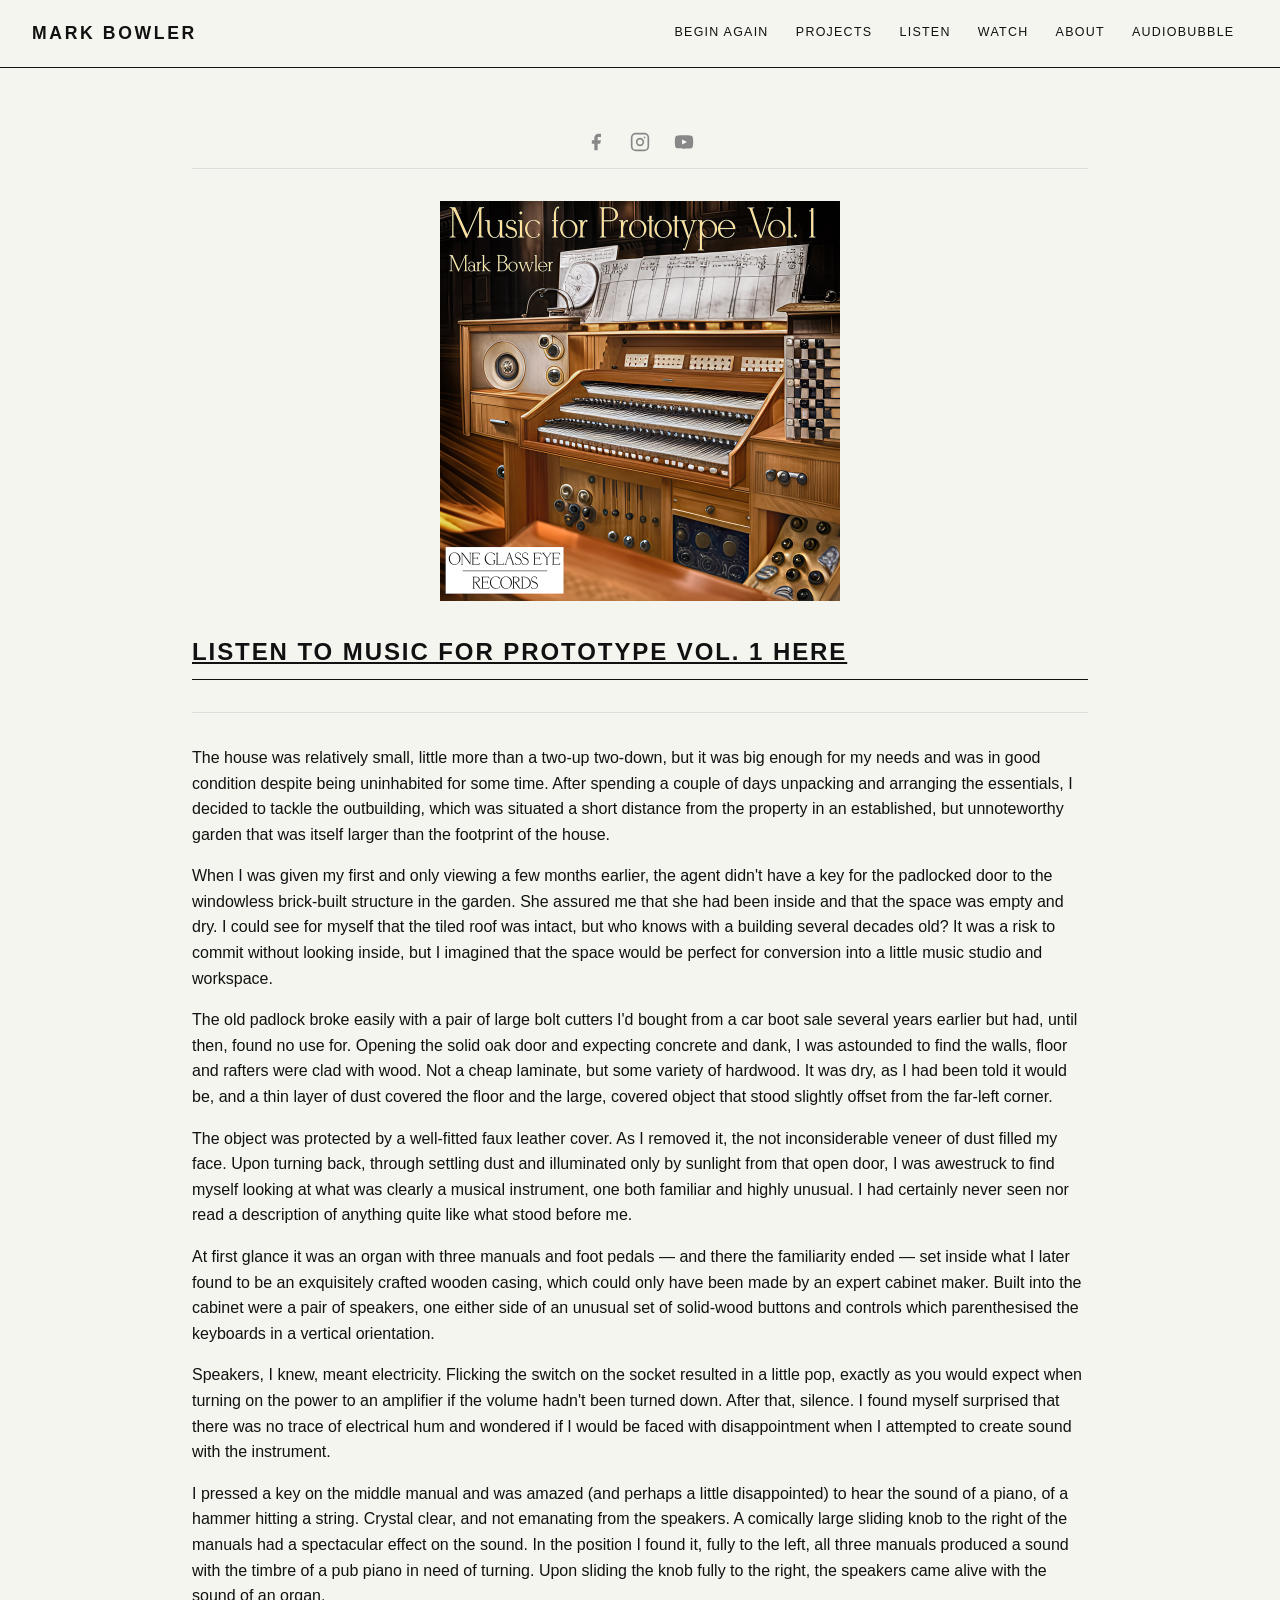
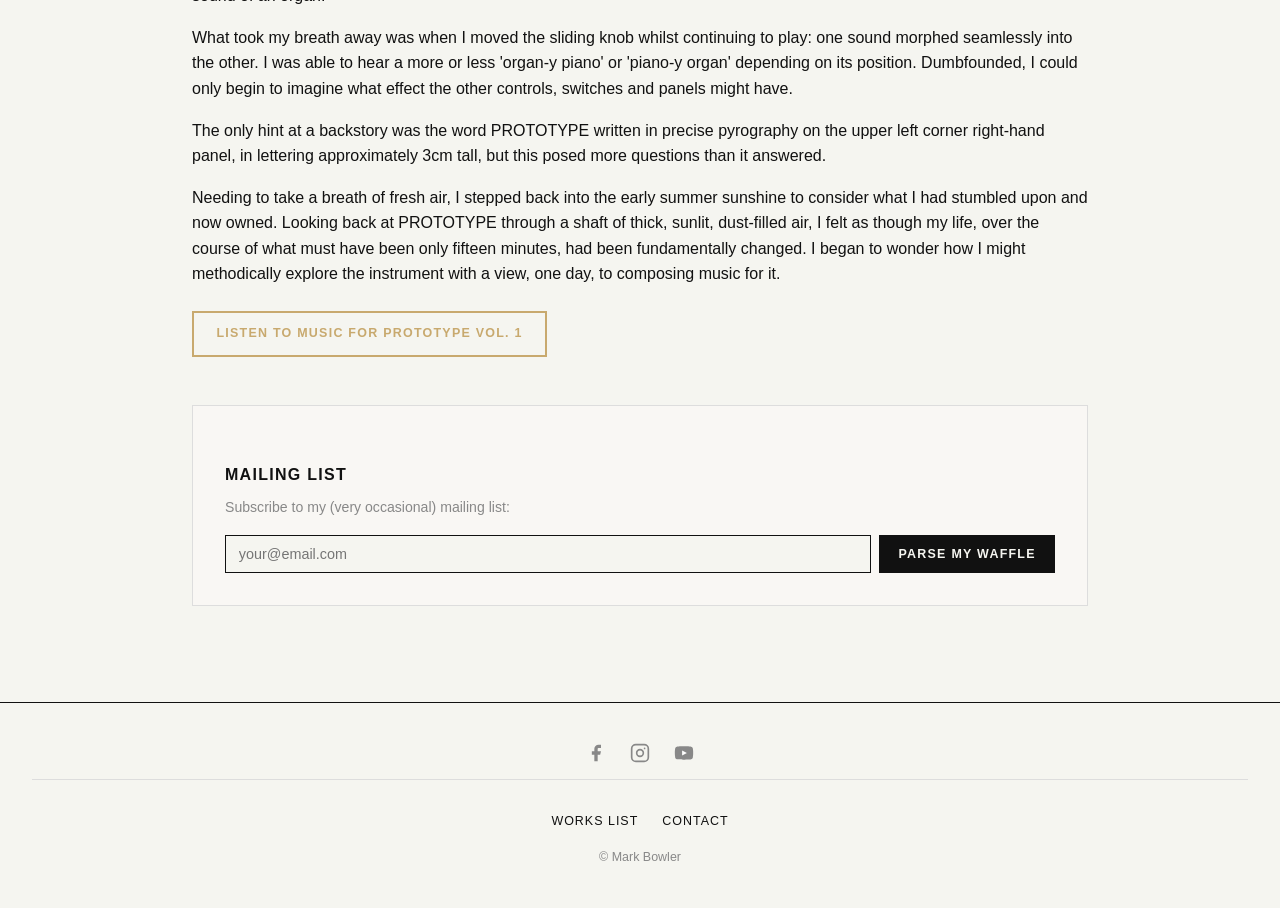
<file: music-for-prototype-vol-1.html>
<!DOCTYPE html>
<html lang="en">
<head>
  <meta charset="UTF-8">
  <meta name="viewport" content="width=device-width, initial-scale=1.0">
  <title>Music for Prototype Vol 1 – Mark Bowler</title>
  <link rel="stylesheet" href="css/style.css">
  <meta name="description" content="Music for Prototype Vol. 1 — by composer Mark Bowler. Stream or buy now.">
</head>
<body>

<header></header>

<main>
  <img src="images/protoptype-album-1500x1500_orig.jpg"
       alt="Music for Prototype Vol 1 – album cover"
       style="max-width:400px;margin:0 auto 2rem;">

  <h2><a href="https://tr.ee/yJoUccvnym" target="_blank" rel="noopener">Listen to Music For Prototype Vol. 1 here</a></h2>

  <hr>

  <p>
    The house was relatively small, little more than a two-up two-down, but it was big enough for
    my needs and was in good condition despite being uninhabited for some time. After spending a
    couple of days unpacking and arranging the essentials, I decided to tackle the outbuilding, which
    was situated a short distance from the property in an established, but unnoteworthy garden that
    was itself larger than the footprint of the house.
  </p>
  <p>
    When I was given my first and only viewing a few months earlier, the agent didn't have a key for
    the padlocked door to the windowless brick-built structure in the garden. She assured me that she
    had been inside and that the space was empty and dry. I could see for myself that the tiled roof
    was intact, but who knows with a building several decades old? It was a risk to commit without
    looking inside, but I imagined that the space would be perfect for conversion into a little music
    studio and workspace.
  </p>
  <p>
    The old padlock broke easily with a pair of large bolt cutters I'd bought from a car boot sale
    several years earlier but had, until then, found no use for. Opening the solid oak door and
    expecting concrete and dank, I was astounded to find the walls, floor and rafters were clad with
    wood. Not a cheap laminate, but some variety of hardwood. It was dry, as I had been told it would
    be, and a thin layer of dust covered the floor and the large, covered object that stood slightly
    offset from the far-left corner.
  </p>
  <p>
    The object was protected by a well-fitted faux leather cover. As I removed it, the not
    inconsiderable veneer of dust filled my face. Upon turning back, through settling dust and
    illuminated only by sunlight from that open door, I was awestruck to find myself looking at what
    was clearly a musical instrument, one both familiar and highly unusual. I had certainly never seen
    nor read a description of anything quite like what stood before me.
  </p>
  <p>
    At first glance it was an organ with three manuals and foot pedals — and there the familiarity
    ended — set inside what I later found to be an exquisitely crafted wooden casing, which could only
    have been made by an expert cabinet maker. Built into the cabinet were a pair of speakers, one
    either side of an unusual set of solid-wood buttons and controls which parenthesised the keyboards
    in a vertical orientation.
  </p>
  <p>
    Speakers, I knew, meant electricity. Flicking the switch on the socket resulted in a little pop,
    exactly as you would expect when turning on the power to an amplifier if the volume hadn't been
    turned down. After that, silence. I found myself surprised that there was no trace of electrical
    hum and wondered if I would be faced with disappointment when I attempted to create sound with
    the instrument.
  </p>
  <p>
    I pressed a key on the middle manual and was amazed (and perhaps a little disappointed) to hear
    the sound of a piano, of a hammer hitting a string. Crystal clear, and not emanating from the
    speakers. A comically large sliding knob to the right of the manuals had a spectacular effect on
    the sound. In the position I found it, fully to the left, all three manuals produced a sound with
    the timbre of a pub piano in need of turning. Upon sliding the knob fully to the right, the
    speakers came alive with the sound of an organ.
  </p>
  <p>
    What took my breath away was when I moved the sliding knob whilst continuing to play: one sound
    morphed seamlessly into the other. I was able to hear a more or less 'organ-y piano' or
    'piano-y organ' depending on its position. Dumbfounded, I could only begin to imagine what
    effect the other controls, switches and panels might have.
  </p>
  <p>
    The only hint at a backstory was the word PROTOTYPE written in precise pyrography on the upper
    left corner right-hand panel, in lettering approximately 3cm tall, but this posed more questions
    than it answered.
  </p>
  <p>
    Needing to take a breath of fresh air, I stepped back into the early summer sunshine to consider
    what I had stumbled upon and now owned. Looking back at PROTOTYPE through a shaft of thick,
    sunlit, dust-filled air, I felt as though my life, over the course of what must have been only
    fifteen minutes, had been fundamentally changed. I began to wonder how I might methodically
    explore the instrument with a view, one day, to composing music for it.
  </p>

  <div class="cta-links">
    <a href="https://tr.ee/yJoUccvnym" class="btn btn-accent" target="_blank" rel="noopener">Listen to Music for Prototype Vol. 1</a>
  </div>

<section class="mailing-list-section">
  <h3>Mailing List</h3>
  <p>Subscribe to my (very occasional) mailing list:</p>
  <form class="mailchimp-form"
        action="https://markbmusic.us15.list-manage.com/subscribe/post?u=b76125705f27b5b52a41dfa4a&amp;id=9430c9284a&amp;f_id=000b92e0f0"
        method="post"
        target="_blank"
        novalidate>
    <input type="email" name="EMAIL" placeholder="your@email.com" required>
    <!-- Anti-bot field — do not remove -->
    <div style="position:absolute;left:-5000px" aria-hidden="true">
      <input type="text" name="b_b76125705f27b5b52a41dfa4a_9430c9284a" tabindex="-1" value="">
    </div>
    <button type="submit">Parse my waffle</button>
  </form>
</section>
</main>

<footer></footer>
<script src="shared.js"></script>
</body>
</html>
</file>
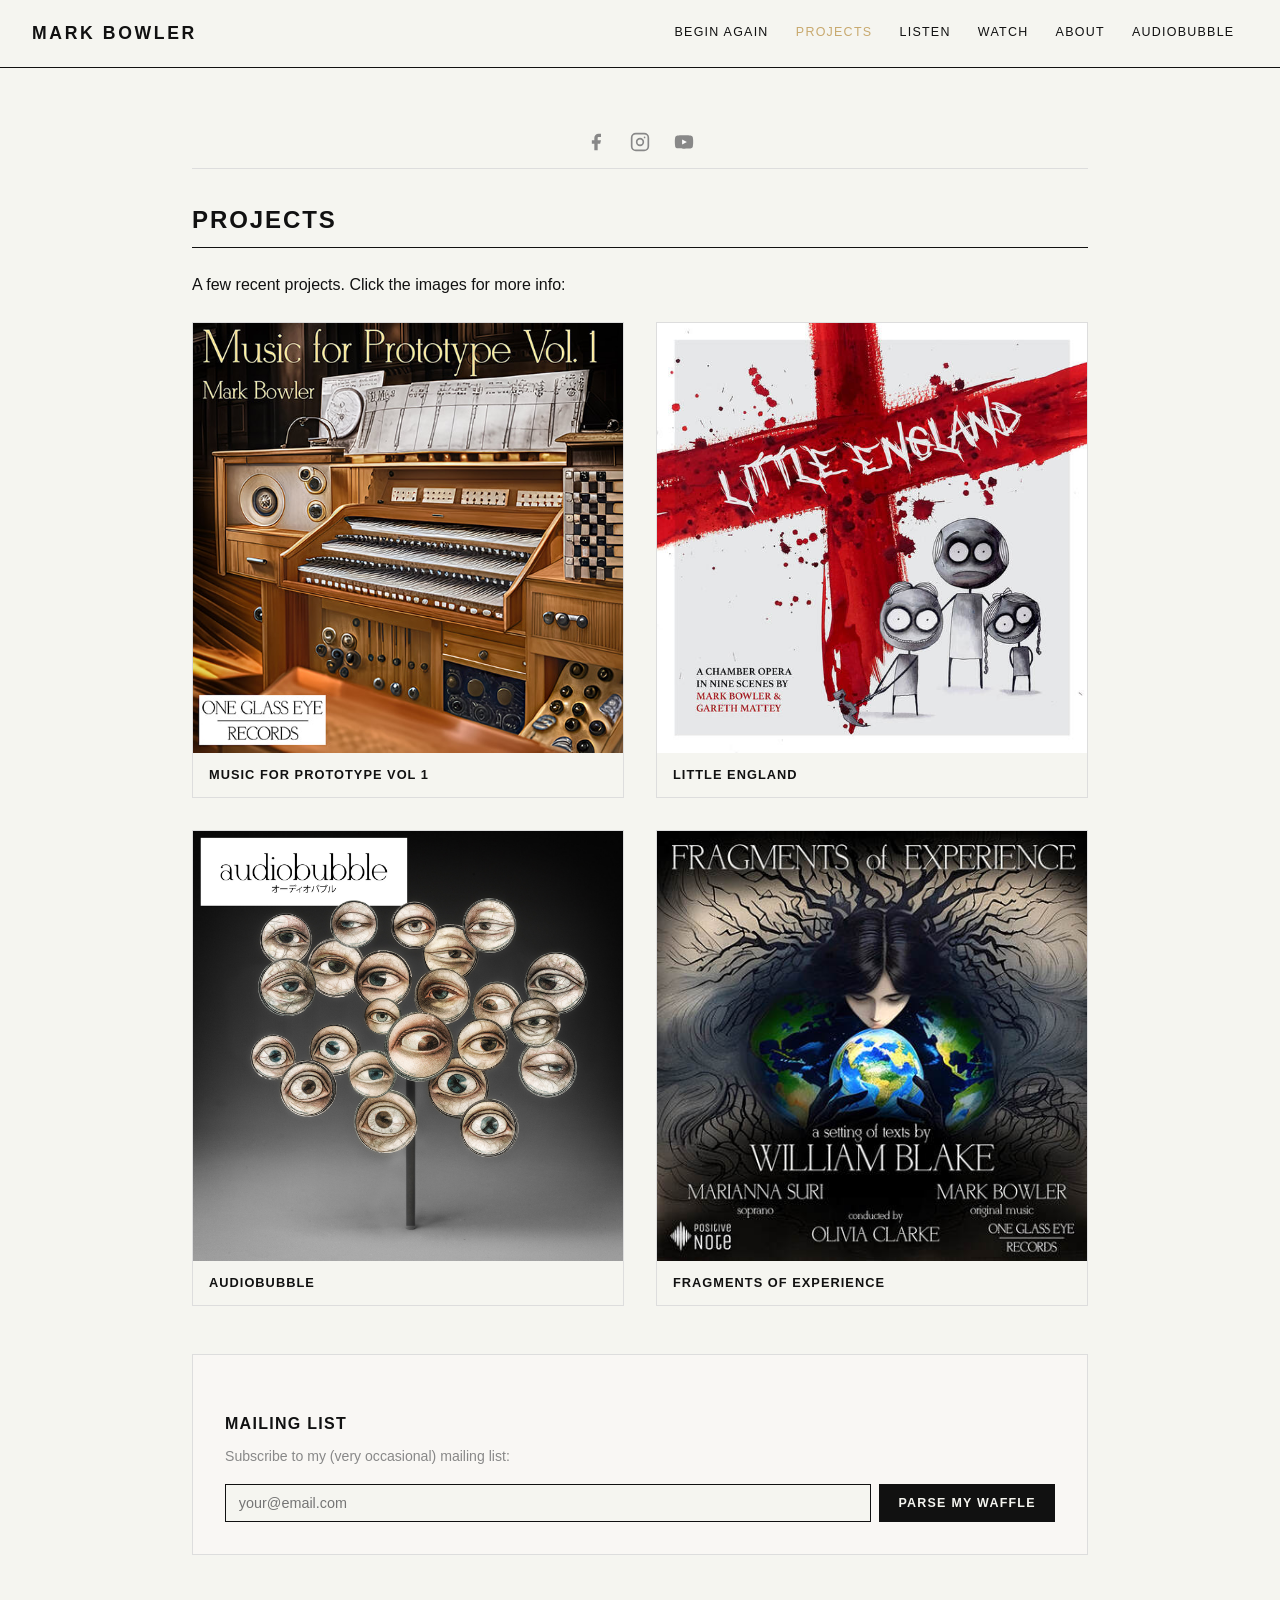
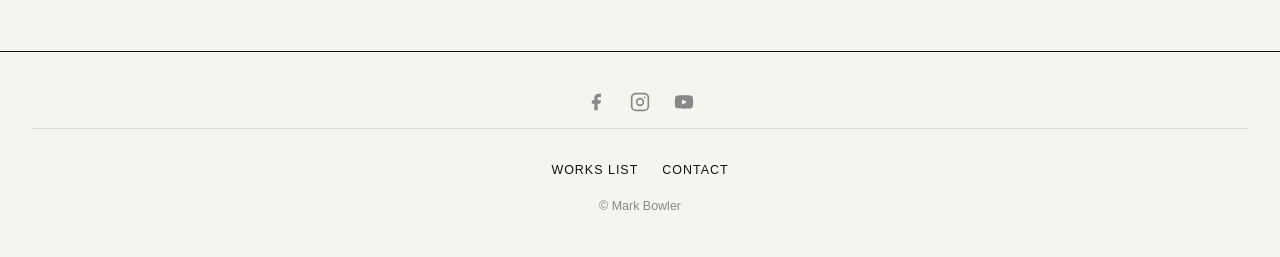
<file: projects.html>
<!DOCTYPE html>
<html lang="en">
<head>
  <meta charset="UTF-8">
  <meta name="viewport" content="width=device-width, initial-scale=1.0">
  <title>Projects – Mark Bowler</title>
  <link rel="stylesheet" href="css/style.css">
  <meta name="description" content="Projects by composer Mark Bowler — including the chamber opera Little England, Fragments of Experience, and Music for Prototype Vol. 1.">
</head>
<body>

<header></header>

<main>
  <h2>Projects</h2>
  <p>A few recent projects. Click the images for more info:</p>

  <div class="projects-grid">
    <a class="project-card" href="music-for-prototype-vol-1.html">
      <img src="images/protoptype-album-600x600_orig.jpg"
           alt="Music for Prototype Vol 1">
      <div class="card-label">Music for Prototype Vol 1</div>
    </a>

    <a class="project-card" href="little-england.html">
      <img src="images/little-england-alt-smaller_1.jpg" alt="Little England">
      <div class="card-label">Little England</div>
    </a>

    <a class="project-card" href="https://open.spotify.com/artist/3EgyWSN3phlT3cy7MIbPAq?si=d5r7GOe3Qf68SKPYCkvflg" target="_blank" rel="noopener">
      <img src="images/audiobubble-saccades-small.jpg" alt="Audiobubble - Saccades cover art">
      <div class="card-label">Audiobubble</div>
    </a>

    <a class="project-card" href="http://www.fragmentsofexperience.co.uk" target="_blank" rel="noopener">
      <img src="images/fragments-of-experience-v4-album-art-front-cover-small.jpg"
           alt="Fragments of Experience album art">
      <div class="card-label">Fragments of Experience</div>
    </a>
  </div>

<section class="mailing-list-section">
  <h3>Mailing List</h3>
  <p>Subscribe to my (very occasional) mailing list:</p>
  <form class="mailchimp-form"
        action="https://markbmusic.us15.list-manage.com/subscribe/post?u=b76125705f27b5b52a41dfa4a&amp;id=9430c9284a&amp;f_id=000b92e0f0"
        method="post"
        target="_blank"
        novalidate>
    <input type="email" name="EMAIL" placeholder="your@email.com" required>
    <!-- Anti-bot field — do not remove -->
    <div style="position:absolute;left:-5000px" aria-hidden="true">
      <input type="text" name="b_b76125705f27b5b52a41dfa4a_9430c9284a" tabindex="-1" value="">
    </div>
    <button type="submit">Parse my waffle</button>
  </form>
</section>
</main>

<footer></footer>
<script src="shared.js"></script>
</body>
</html>
</file>
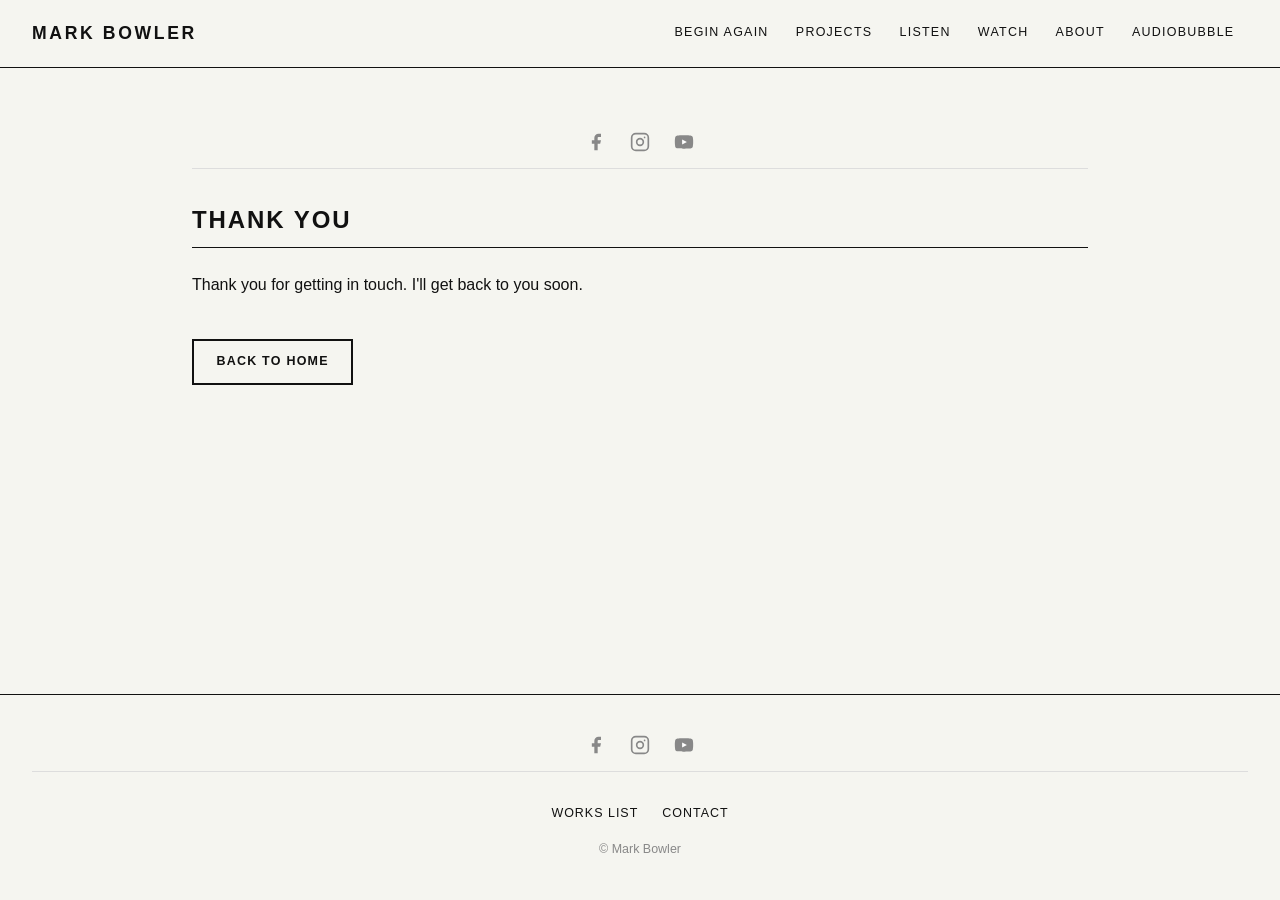
<file: thank-you.html>
<!DOCTYPE html>
<html lang="en">
<head>
  <meta charset="UTF-8">
  <meta name="viewport" content="width=device-width, initial-scale=1.0">
  <title>Thank You – Mark Bowler</title>
  <link rel="stylesheet" href="css/style.css">
</head>
<body>

<header></header>

<main>
  <h2>Thank You</h2>
  <p>Thank you for getting in touch. I'll get back to you soon.</p>
  <br>
  <a href="index.html" class="btn">Back to home</a>
</main>

<footer></footer>
<script src="shared.js"></script>
</body>
</html>
</file>
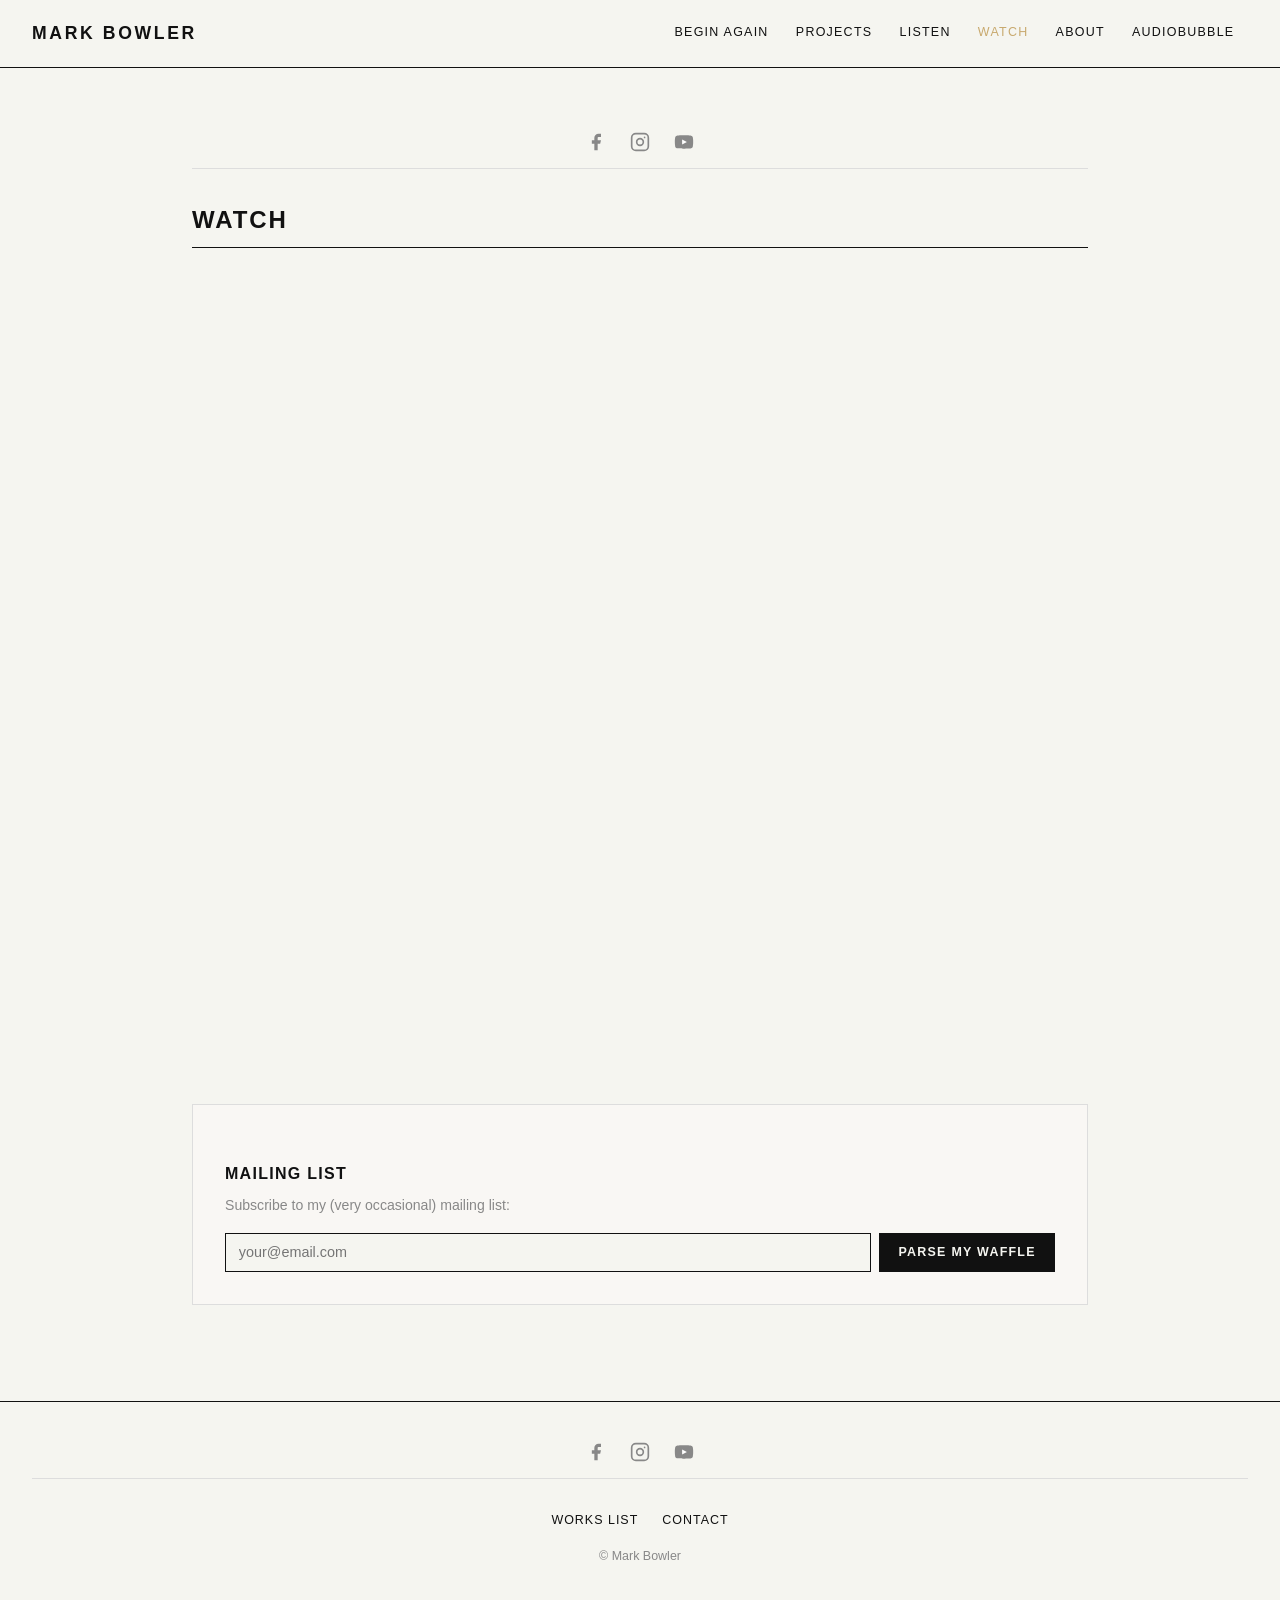
<file: watch.html>
<!DOCTYPE html>
<html lang="en">
<head>
  <meta charset="UTF-8">
  <meta name="viewport" content="width=device-width, initial-scale=1.0">
  <title>Watch – Mark Bowler</title>
  <link rel="stylesheet" href="css/style.css">
</head>
<body>

<header></header>

<main>
  <h2>Watch</h2>


  <div class="video-grid">
    <div>
      <div class="video-wrap">
        <iframe src="https://www.youtube.com/embed/krXFRUY18JA"
                title="Bostrom's Argument"
                allow="accelerometer; autoplay; clipboard-write; encrypted-media; gyroscope; picture-in-picture"
                allowfullscreen></iframe>
      </div>
    </div>
    <div>
      <div class="video-wrap">
        <iframe src="https://www.youtube.com/embed/IWPzPZD2qk8"
                title="Little England"
                allow="accelerometer; autoplay; clipboard-write; encrypted-media; gyroscope; picture-in-picture"
                allowfullscreen></iframe>
      </div>
    </div>
  </div>

  <div class="video-grid">
    <div>
      <div class="video-wrap">
        <iframe src="https://www.youtube.com/embed/6ov5-YnANVQ"
                title="Illuminated River – string orchestra arrangement"
                allow="accelerometer; autoplay; clipboard-write; encrypted-media; gyroscope; picture-in-picture"
                allowfullscreen></iframe>
      </div>
    </div>
    <div>
      <div class="video-wrap">
        <iframe src="https://www.youtube.com/embed/e0Nqq9B-bqs"
                title="Promise, Promise, Promise?"
                allow="accelerometer; autoplay; clipboard-write; encrypted-media; gyroscope; picture-in-picture"
                allowfullscreen></iframe>
      </div>
    </div>
  </div>

  <div class="video-grid">
    <div>
      <div class="video-wrap">
        <iframe src="https://www.youtube.com/embed/9aHaJFBUBE0"
                title="Pentaplex"
                allow="accelerometer; autoplay; clipboard-write; encrypted-media; gyroscope; picture-in-picture"
                allowfullscreen></iframe>
      </div>
    </div>
    <div>
      <div class="video-wrap">
        <iframe src="https://www.youtube.com/embed/zdvcbOoxAoE"
                title="Video"
                allow="accelerometer; autoplay; clipboard-write; encrypted-media; gyroscope; picture-in-picture"
                allowfullscreen></iframe>
      </div>
    </div>
  </div>

<section class="mailing-list-section">
  <h3>Mailing List</h3>
  <p>Subscribe to my (very occasional) mailing list:</p>
  <form class="mailchimp-form"
        action="https://markbmusic.us15.list-manage.com/subscribe/post?u=b76125705f27b5b52a41dfa4a&amp;id=9430c9284a&amp;f_id=000b92e0f0"
        method="post"
        target="_blank"
        novalidate>
    <input type="email" name="EMAIL" placeholder="your@email.com" required>
    <!-- Anti-bot field — do not remove -->
    <div style="position:absolute;left:-5000px" aria-hidden="true">
      <input type="text" name="b_b76125705f27b5b52a41dfa4a_9430c9284a" tabindex="-1" value="">
    </div>
    <button type="submit">Parse my waffle</button>
  </form>
</section>
</main>

<footer></footer>
<script src="shared.js"></script>
</body>
</html>
</file>
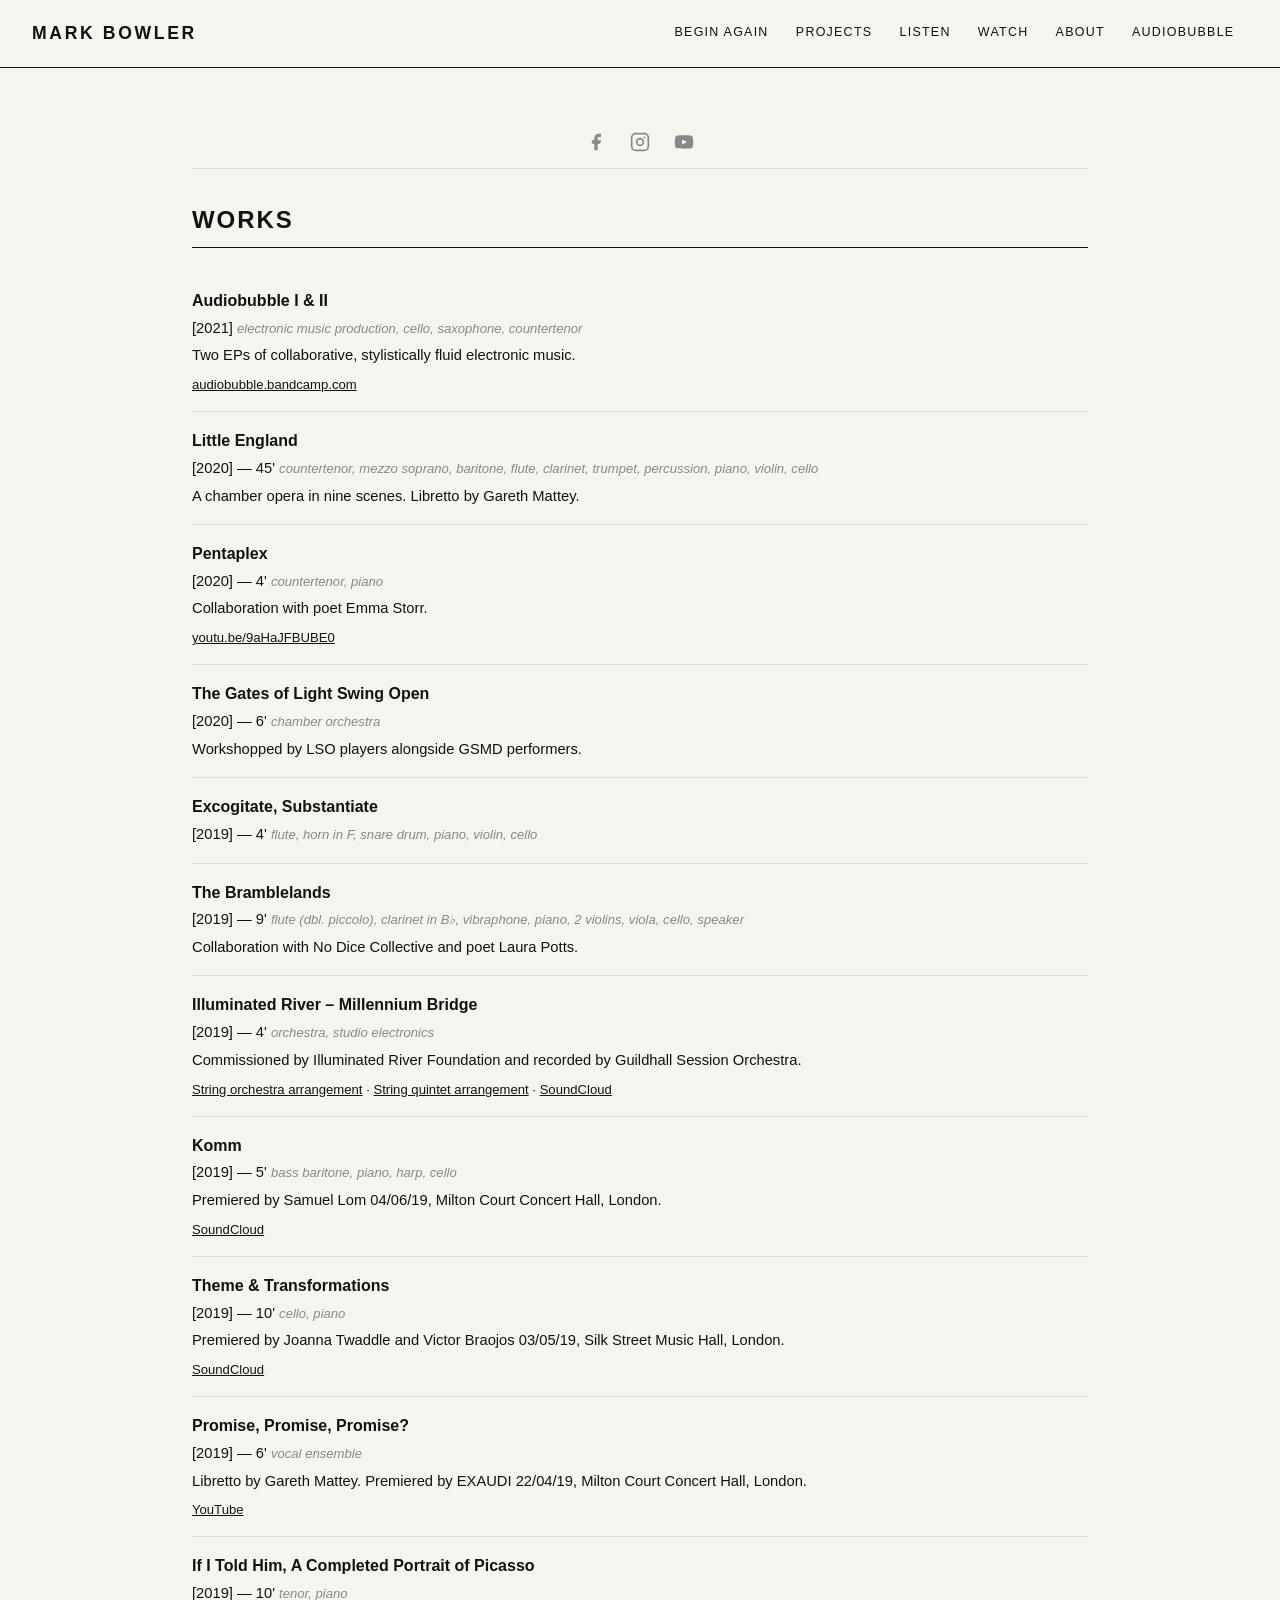
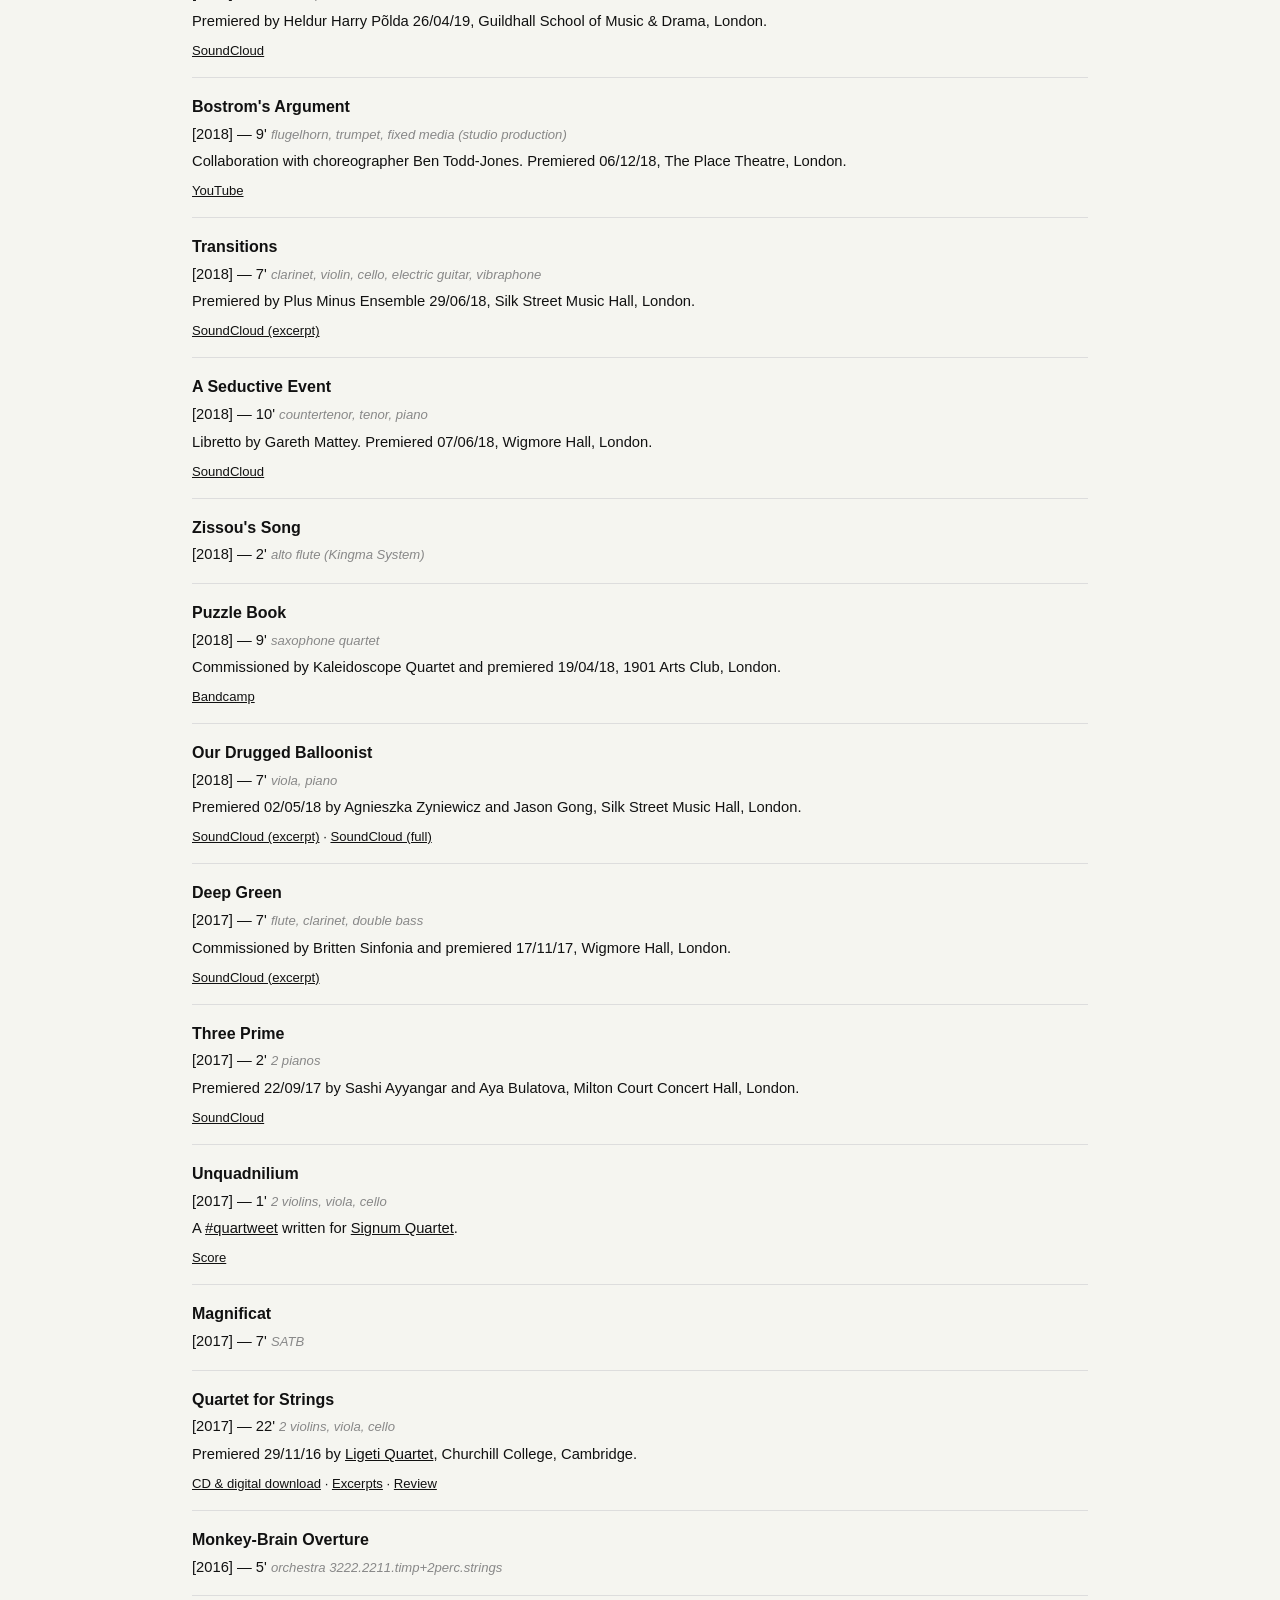
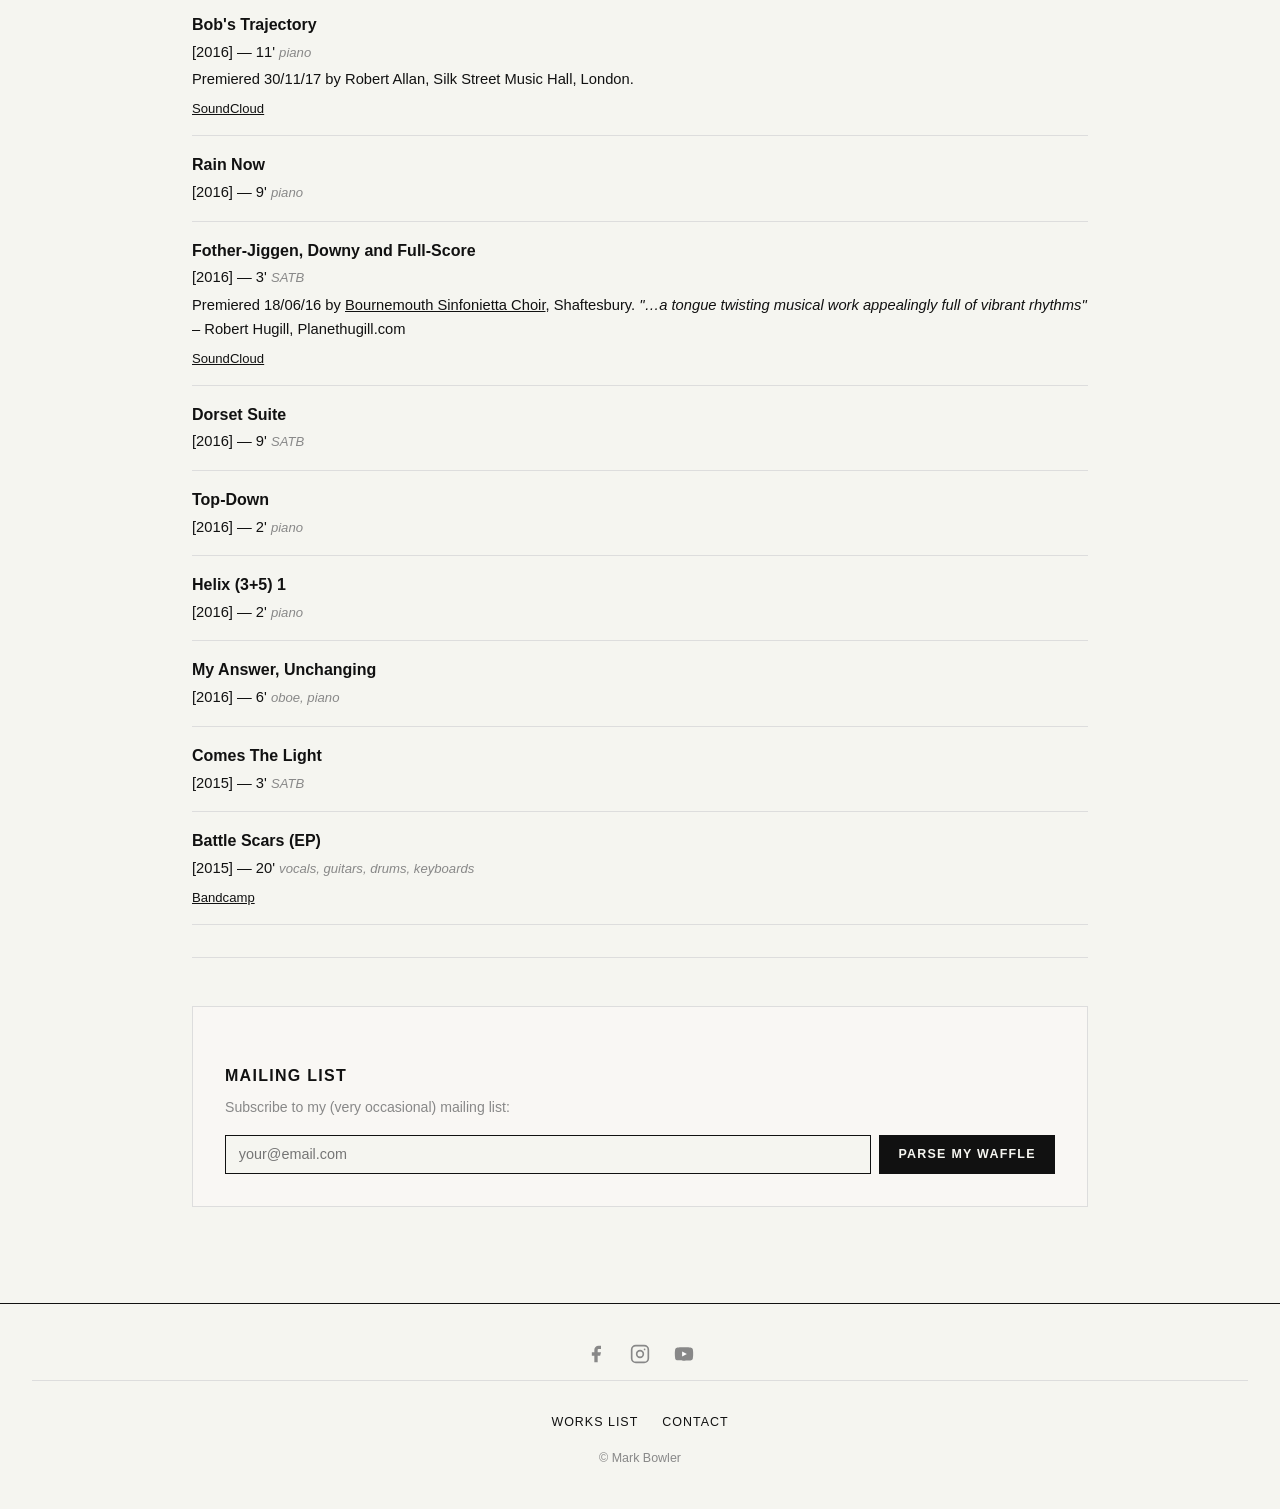
<file: works-list.html>
<!DOCTYPE html>
<html lang="en">
<head>
  <meta charset="UTF-8">
  <meta name="viewport" content="width=device-width, initial-scale=1.0">
  <title>Works List – Mark Bowler</title>
  <link rel="stylesheet" href="css/style.css">
  <meta name="description" content="Works list — a catalogue of compositions by Mark Bowler spanning contemporary classical, opera, electronic music and song.">
</head>
<body>

<header></header>

<main>
  <h2>Works</h2>

  <ul class="works-list">

    <li>
      <strong>Audiobubble I &amp; II</strong> [2021]
      <span class="forces">electronic music production, cello, saxophone, countertenor</span>
      <div class="description">Two EPs of collaborative, stylistically fluid electronic music.</div>
      <div class="links"><a href="https://audiobubble.bandcamp.com/" target="_blank" rel="noopener">audiobubble.bandcamp.com</a></div>
    </li>

    <li>
      <strong>Little England</strong> [2020] — 45'
      <span class="forces">countertenor, mezzo soprano, baritone, flute, clarinet, trumpet, percussion, piano, violin, cello</span>
      <div class="description">A chamber opera in nine scenes. Libretto by Gareth Mattey.</div>
    </li>

    <li>
      <strong>Pentaplex</strong> [2020] — 4'
      <span class="forces">countertenor, piano</span>
      <div class="description">Collaboration with poet Emma Storr.</div>
      <div class="links"><a href="https://youtu.be/9aHaJFBUBE0" target="_blank" rel="noopener">youtu.be/9aHaJFBUBE0</a></div>
    </li>

    <li>
      <strong>The Gates of Light Swing Open</strong> [2020] — 6'
      <span class="forces">chamber orchestra</span>
      <div class="description">Workshopped by LSO players alongside GSMD performers.</div>
    </li>

    <li>
      <strong>Excogitate, Substantiate</strong> [2019] — 4'
      <span class="forces">flute, horn in F, snare drum, piano, violin, cello</span>
    </li>

    <li>
      <strong>The Bramblelands</strong> [2019] — 9'
      <span class="forces">flute (dbl. piccolo), clarinet in B♭, vibraphone, piano, 2 violins, viola, cello, speaker</span>
      <div class="description">Collaboration with No Dice Collective and poet Laura Potts.</div>
    </li>

    <li>
      <strong>Illuminated River – Millennium Bridge</strong> [2019] — 4'
      <span class="forces">orchestra, studio electronics</span>
      <div class="description">Commissioned by Illuminated River Foundation and recorded by Guildhall Session Orchestra.</div>
      <div class="links">
        <a href="https://youtu.be/6ov5-YnANVQ" target="_blank" rel="noopener">String orchestra arrangement</a> ·
        <a href="https://youtu.be/UJtpO73CswQ" target="_blank" rel="noopener">String quintet arrangement</a> ·
        <a href="https://soundcloud.com/mbowlercomposer/illuminated-river-millennium-bridge" target="_blank" rel="noopener">SoundCloud</a>
      </div>
    </li>

    <li>
      <strong>Komm</strong> [2019] — 5'
      <span class="forces">bass baritone, piano, harp, cello</span>
      <div class="description">Premiered by Samuel Lom 04/06/19, Milton Court Concert Hall, London.</div>
      <div class="links"><a href="https://soundcloud.com/mbowlercomposer/komm" target="_blank" rel="noopener">SoundCloud</a></div>
    </li>

    <li>
      <strong>Theme &amp; Transformations</strong> [2019] — 10'
      <span class="forces">cello, piano</span>
      <div class="description">Premiered by Joanna Twaddle and Victor Braojos 03/05/19, Silk Street Music Hall, London.</div>
      <div class="links"><a href="https://soundcloud.com/mbowlercomposer/theme-transformations" target="_blank" rel="noopener">SoundCloud</a></div>
    </li>

    <li>
      <strong>Promise, Promise, Promise?</strong> [2019] — 6'
      <span class="forces">vocal ensemble</span>
      <div class="description">Libretto by Gareth Mattey. Premiered by EXAUDI 22/04/19, Milton Court Concert Hall, London.</div>
      <div class="links"><a href="https://www.youtube.com/watch?v=e0Nqq9B-bqs" target="_blank" rel="noopener">YouTube</a></div>
    </li>

    <li>
      <strong>If I Told Him, A Completed Portrait of Picasso</strong> [2019] — 10'
      <span class="forces">tenor, piano</span>
      <div class="description">Premiered by Heldur Harry Põlda 26/04/19, Guildhall School of Music &amp; Drama, London.</div>
      <div class="links"><a href="https://soundcloud.com/mbowlercomposer/if-i-told-him" target="_blank" rel="noopener">SoundCloud</a></div>
    </li>

    <li>
      <strong>Bostrom's Argument</strong> [2018] — 9'
      <span class="forces">flugelhorn, trumpet, fixed media (studio production)</span>
      <div class="description">Collaboration with choreographer Ben Todd-Jones. Premiered 06/12/18, The Place Theatre, London.</div>
      <div class="links"><a href="https://youtu.be/krXFRUY18JA" target="_blank" rel="noopener">YouTube</a></div>
    </li>

    <li>
      <strong>Transitions</strong> [2018] — 7'
      <span class="forces">clarinet, violin, cello, electric guitar, vibraphone</span>
      <div class="description">Premiered by Plus Minus Ensemble 29/06/18, Silk Street Music Hall, London.</div>
      <div class="links"><a href="https://soundcloud.com/mbowlercomposer/transitions-plus-minus-ensemble-excerpt" target="_blank" rel="noopener">SoundCloud (excerpt)</a></div>
    </li>

    <li>
      <strong>A Seductive Event</strong> [2018] — 10'
      <span class="forces">countertenor, tenor, piano</span>
      <div class="description">Libretto by Gareth Mattey. Premiered 07/06/18, Wigmore Hall, London.</div>
      <div class="links"><a href="https://soundcloud.com/mbowlercomposer/a-seductive-event-wigmore-hall" target="_blank" rel="noopener">SoundCloud</a></div>
    </li>

    <li>
      <strong>Zissou's Song</strong> [2018] — 2'
      <span class="forces">alto flute (Kingma System)</span>
    </li>

    <li>
      <strong>Puzzle Book</strong> [2018] — 9'
      <span class="forces">saxophone quartet</span>
      <div class="description">Commissioned by Kaleidoscope Quartet and premiered 19/04/18, 1901 Arts Club, London.</div>
      <div class="links"><a href="https://oneglasseye.bandcamp.com/album/puzzle-book" target="_blank" rel="noopener">Bandcamp</a></div>
    </li>

    <li>
      <strong>Our Drugged Balloonist</strong> [2018] — 7'
      <span class="forces">viola, piano</span>
      <div class="description">Premiered 02/05/18 by Agnieszka Zyniewicz and Jason Gong, Silk Street Music Hall, London.</div>
      <div class="links">
        <a href="https://soundcloud.com/mbowlercomposer/our-drugged-balloonist-excerpt" target="_blank" rel="noopener">SoundCloud (excerpt)</a> ·
        <a href="https://soundcloud.com/mbowlercomposer/our-drugged-balloonist" target="_blank" rel="noopener">SoundCloud (full)</a>
      </div>
    </li>

    <li>
      <strong>Deep Green</strong> [2017] — 7'
      <span class="forces">flute, clarinet, double bass</span>
      <div class="description">Commissioned by Britten Sinfonia and premiered 17/11/17, Wigmore Hall, London.</div>
      <div class="links"><a href="https://soundcloud.com/mbowlercomposer/deep-green-excerpt" target="_blank" rel="noopener">SoundCloud (excerpt)</a></div>
    </li>

    <li>
      <strong>Three Prime</strong> [2017] — 2'
      <span class="forces">2 pianos</span>
      <div class="description">Premiered 22/09/17 by Sashi Ayyangar and Aya Bulatova, Milton Court Concert Hall, London.</div>
      <div class="links"><a href="https://soundcloud.com/mbowlercomposer/three-prime" target="_blank" rel="noopener">SoundCloud</a></div>
    </li>

    <li>
      <strong>Unquadnilium</strong> [2017] — 1'
      <span class="forces">2 violins, viola, cello</span>
      <div class="description">A <a href="https://mbmus.uk/_quartweet" target="_blank" rel="noopener">#quartweet</a> written for <a href="http://signumquartet.com/en/" target="_blank" rel="noopener">Signum Quartet</a>.</div>
      <div class="links"><a href="https://mbmus.uk/unquadnilium" target="_blank" rel="noopener">Score</a></div>
    </li>

    <li>
      <strong>Magnificat</strong> [2017] — 7'
      <span class="forces">SATB</span>
    </li>

    <li>
      <strong>Quartet for Strings</strong> [2017] — 22'
      <span class="forces">2 violins, viola, cello</span>
      <div class="description">Premiered 29/11/16 by <a href="http://ligetiquartet.com/" target="_blank" rel="noopener">Ligeti Quartet</a>, Churchill College, Cambridge.</div>
      <div class="links">
        <a href="https://oneglasseye.bandcamp.com/album/quartet-for-strings" target="_blank" rel="noopener">CD &amp; digital download</a> ·
        <a href="https://soundcloud.com/iamthemusicmark/sets/quartet-for-strings-ligeti-quartet" target="_blank" rel="noopener">Excerpts</a> ·
        <a href="https://mbmus.uk/QfSHugillReview" target="_blank" rel="noopener">Review</a>
      </div>
    </li>

    <li>
      <strong>Monkey-Brain Overture</strong> [2016] — 5'
      <span class="forces">orchestra 3222.2211.timp+2perc.strings</span>
    </li>

    <li>
      <strong>Bob's Trajectory</strong> [2016] — 11'
      <span class="forces">piano</span>
      <div class="description">Premiered 30/11/17 by Robert Allan, Silk Street Music Hall, London.</div>
      <div class="links"><a href="https://soundcloud.com/mbowlercomposer/bobs-trajectory" target="_blank" rel="noopener">SoundCloud</a></div>
    </li>

    <li>
      <strong>Rain Now</strong> [2016] — 9'
      <span class="forces">piano</span>
    </li>

    <li>
      <strong>Fother-Jiggen, Downy and Full-Score</strong> [2016] — 3'
      <span class="forces">SATB</span>
      <div class="description">Premiered 18/06/16 by <a href="http://www.bschoir.org.uk/" target="_blank" rel="noopener">Bournemouth Sinfonietta Choir</a>, Shaftesbury.
      <em>"…a tongue twisting musical work appealingly full of vibrant rhythms"</em> – Robert Hugill, Planethugill.com</div>
      <div class="links"><a href="https://soundcloud.com/mbowlercomposer/fother-jiggen-downy-full-score" target="_blank" rel="noopener">SoundCloud</a></div>
    </li>

    <li>
      <strong>Dorset Suite</strong> [2016] — 9'
      <span class="forces">SATB</span>
    </li>

    <li>
      <strong>Top-Down</strong> [2016] — 2'
      <span class="forces">piano</span>
    </li>

    <li>
      <strong>Helix (3+5) 1</strong> [2016] — 2'
      <span class="forces">piano</span>
    </li>

    <li>
      <strong>My Answer, Unchanging</strong> [2016] — 6'
      <span class="forces">oboe, piano</span>
    </li>

    <li>
      <strong>Comes The Light</strong> [2015] — 3'
      <span class="forces">SATB</span>
    </li>

    <li>
      <strong>Battle Scars (EP)</strong> [2015] — 20'
      <span class="forces">vocals, guitars, drums, keyboards</span>
      <div class="links"><a href="http://markbmusic.bandcamp.com/album/battle-scars" target="_blank" rel="noopener">Bandcamp</a></div>
    </li>

  </ul>

  <hr>

<section class="mailing-list-section">
  <h3>Mailing List</h3>
  <p>Subscribe to my (very occasional) mailing list:</p>
  <form class="mailchimp-form"
        action="https://markbmusic.us15.list-manage.com/subscribe/post?u=b76125705f27b5b52a41dfa4a&amp;id=9430c9284a&amp;f_id=000b92e0f0"
        method="post"
        target="_blank"
        novalidate>
    <input type="email" name="EMAIL" placeholder="your@email.com" required>
    <!-- Anti-bot field — do not remove -->
    <div style="position:absolute;left:-5000px" aria-hidden="true">
      <input type="text" name="b_b76125705f27b5b52a41dfa4a_9430c9284a" tabindex="-1" value="">
    </div>
    <button type="submit">Parse my waffle</button>
  </form>
</section>
</main>

<footer></footer>
<script src="shared.js"></script>
</body>
</html>
</file>
<file: css/style.css>
/* =============================================
   MARK BOWLER - markbmusic.co.uk
   Static site CSS
   ============================================= */

*, *::before, *::after {
  box-sizing: border-box;
  margin: 0;
  padding: 0;
}

:root {
  --black: #111111;
  --white: #f5f5f0;
  --accent: #c8a96e;
  --mid: #888;
  --light-border: #ddd;
  --font-serif: 'Georgia', 'Times New Roman', serif;
  --font-sans: 'Helvetica Neue', Arial, sans-serif;
}

html {
  font-size: 16px;
  scroll-behavior: smooth;
}

body {
  background: var(--white);
  color: var(--black);
  font-family: var(--font-sans);
  line-height: 1.6;
  min-height: 100vh;
  display: flex;
  flex-direction: column;
}

a {
  color: var(--black);
  text-decoration: underline;
}

a:hover {
  color: var(--accent);
}

img {
  max-width: 100%;
  height: auto;
  display: block;
}

/* =============================================
   HEADER / NAV
   ============================================= */

header {
  border-bottom: 1px solid var(--black);
  padding: 0 2rem;
  display: flex;
  align-items: center;
  justify-content: space-between;
  flex-wrap: wrap;
  gap: 1rem;
  position: sticky;
  top: 0;
  background: var(--white);
  z-index: 100;
}

.site-title {
  font-family: var(--font-sans);
  font-size: 1.1rem;
  font-weight: 700;
  letter-spacing: 0.15em;
  text-decoration: none;
  text-transform: uppercase;
  padding: 1.2rem 0;
  color: var(--black);
}

nav {
  display: flex;
  align-items: center;
  flex-wrap: wrap;
  gap: 0;
}

nav ul {
  list-style: none;
  display: flex;
  flex-wrap: wrap;
  align-items: center;
  gap: 0;
}

nav ul li {
  position: relative;
}

nav ul li a {
  display: block;
  padding: 1.2rem 0.85rem;
  font-size: 0.78rem;
  letter-spacing: 0.1em;
  text-transform: uppercase;
  text-decoration: none;
  font-weight: 500;
  white-space: nowrap;
  transition: color 0.2s;
}

nav ul li a:hover,
nav ul li a.active {
  color: var(--accent);
}

/* Dropdown */
nav ul li ul.dropdown {
  display: none;
  position: absolute;
  top: 100%;
  left: 0;
  background: var(--white);
  border: 1px solid var(--black);
  min-width: 220px;
  z-index: 200;
  flex-direction: column;
  gap: 0;
}

nav ul li:hover ul.dropdown {
  display: flex;
}

nav ul li ul.dropdown li a {
  padding: 0.7rem 1rem;
  font-size: 0.74rem;
  border-bottom: 1px solid var(--light-border);
}

nav ul li ul.dropdown li:last-child a {
  border-bottom: none;
}

/* Mobile nav toggle */
.nav-toggle {
  display: none;
  background: none;
  border: none;
  cursor: pointer;
  font-size: 1.4rem;
  padding: 0.5rem;
}

/* =============================================
   MAIN CONTENT
   ============================================= */

main {
  flex: 1;
  padding: 3rem 2rem;
  max-width: 960px;
  margin: 0 auto;
  width: 100%;
}

h1, h2, h3 {
  font-family: var(--font-sans);
  letter-spacing: 0.08em;
  text-transform: uppercase;
}

h2 {
  font-size: 1.5rem;
  margin-bottom: 1.5rem;
  padding-bottom: 0.5rem;
  border-bottom: 1px solid var(--black);
}

h3 {
  font-size: 1rem;
  margin: 1.5rem 0 0.5rem;
}

p {
  margin-bottom: 1rem;
}

hr {
  border: none;
  border-top: 1px solid var(--light-border);
  margin: 2rem 0;
}

blockquote {
  border-left: 3px solid var(--accent);
  padding-left: 1rem;
  margin: 1.5rem 0;
  color: #444;
  font-style: italic;
}

/* =============================================
   HOME PAGE
   ============================================= */

.home-intro {
  margin-bottom: 3rem;
}

.home-intro h2 {
  font-size: 2rem;
  border-bottom: none;
  margin-bottom: 1rem;
}

.home-intro p {
  font-size: 1.1rem;
  max-width: 640px;
  line-height: 1.8;
}

.home-featured {
  display: grid;
  grid-template-columns: 1fr 1fr;
  gap: 2rem;
  margin-bottom: 3rem;
  align-items: center;
}

.home-featured img {
  width: 100%;
}

.home-featured .featured-text p {
  margin-bottom: 0.5rem;
}

/* =============================================
   PROJECTS PAGE
   ============================================= */

.projects-grid {
  display: grid;
  grid-template-columns: repeat(2, 1fr);
  gap: 2rem;
  margin-top: 1.5rem;
}

.project-card {
  border: 1px solid var(--light-border);
  text-decoration: none;
  display: block;
  transition: border-color 0.2s;
}

.project-card:hover {
  border-color: var(--accent);
}

.project-card img {
  width: 100%;
}

.project-card .card-label {
  padding: 0.75rem 1rem;
  font-size: 0.8rem;
  letter-spacing: 0.08em;
  text-transform: uppercase;
  font-weight: 600;
}

/* =============================================
   PROJECT DETAIL PAGES
   ============================================= */

.project-hero {
  margin-bottom: 2rem;
}

.project-hero img {
  width: 100%;
  max-height: 400px;
  object-fit: cover;
}

.two-col {
  display: grid;
  grid-template-columns: 1fr 1fr;
  gap: 2rem;
  margin: 2rem 0;
}

.two-col.wide-left {
  grid-template-columns: 2fr 1fr;
}

.credits-box {
  background: #f0ede8;
  padding: 1.5rem;
  font-size: 0.85rem;
  line-height: 1.8;
}

.credits-box strong {
  display: block;
  margin-bottom: 0.5rem;
  font-size: 0.75rem;
  letter-spacing: 0.1em;
  text-transform: uppercase;
}

.team-grid {
  display: grid;
  grid-template-columns: repeat(4, 1fr);
  gap: 1.5rem;
  margin: 2rem 0;
}

.team-member {
  text-align: center;
}

.team-member img {
  width: 100%;
  aspect-ratio: 1;
  object-fit: cover;
  margin-bottom: 0.5rem;
}

.team-member a {
  font-size: 0.78rem;
  display: block;
  line-height: 1.4;
}

.photo-strip {
  display: grid;
  grid-template-columns: repeat(3, 1fr);
  gap: 0.5rem;
  margin: 2rem 0;
}

.photo-strip img {
  width: 100%;
  aspect-ratio: 4/3;
  object-fit: cover;
}

.photo-strip.two-up {
  grid-template-columns: 1fr 1fr;
}

.cta-links {
  margin: 1.5rem 0;
  display: flex;
  gap: 1rem;
  flex-wrap: wrap;
}

.btn {
  display: inline-block;
  padding: 0.7rem 1.4rem;
  font-size: 0.78rem;
  letter-spacing: 0.1em;
  text-transform: uppercase;
  font-weight: 600;
  text-decoration: none;
  border: 2px solid var(--black);
  transition: background 0.2s, color 0.2s;
}

.btn:hover {
  background: var(--black);
  color: var(--white);
}

.btn.btn-accent {
  border-color: var(--accent);
  color: var(--accent);
}

.btn.btn-accent:hover {
  background: var(--accent);
  color: var(--white);
}

.tracklist {
  list-style: none;
  font-size: 0.9rem;
  line-height: 2;
  border-top: 1px solid var(--light-border);
  padding-top: 1rem;
}

/* =============================================
   LISTEN PAGE
   ============================================= */

.bandcamp-grid {
  display: grid;
  grid-template-columns: repeat(3, 1fr);
  gap: 1.5rem;
  margin: 2rem 0;
}

.bandcamp-grid iframe {
  width: 100%;
}

/* =============================================
   WATCH PAGE
   ============================================= */

.video-grid {
  display: grid;
  grid-template-columns: repeat(2, 1fr);
  gap: 1.5rem;
  margin: 1.5rem 0;
}

.video-wrap {
  position: relative;
  padding-bottom: 56.25%;
  height: 0;
  overflow: hidden;
}

.video-wrap iframe {
  position: absolute;
  top: 0; left: 0;
  width: 100%; height: 100%;
  border: 0;
}

/* =============================================
   ABOUT PAGE
   ============================================= */

.bio-section {
  margin-bottom: 2.5rem;
}

.bio-section h3 {
  font-size: 0.75rem;
  color: var(--mid);
  margin-bottom: 0.75rem;
}

.photo-gallery {
  display: grid;
  grid-template-columns: repeat(3, 1fr);
  gap: 0.5rem;
  margin: 2rem 0;
}

.photo-gallery img {
  width: 100%;
  aspect-ratio: 4/3;
  object-fit: cover;
}

/* =============================================
   WORKS LIST PAGE
   ============================================= */

.works-list {
  list-style: none;
}

.works-list li {
  padding: 1rem 0;
  border-bottom: 1px solid var(--light-border);
  font-size: 0.92rem;
}

.works-list li strong {
  display: block;
  font-size: 1rem;
  margin-bottom: 0.2rem;
}

.works-list li .forces {
  color: var(--mid);
  font-size: 0.82rem;
  font-style: italic;
}

.works-list li .description {
  margin-top: 0.25rem;
}

.works-list li .links {
  margin-top: 0.4rem;
  font-size: 0.82rem;
}

/* =============================================
   CONTACT PAGE
   ============================================= */

.contact-intro {
  max-width: 560px;
  margin-bottom: 2rem;
}

.contact-form {
  max-width: 560px;
}

.contact-form .form-group {
  margin-bottom: 1.2rem;
}

.contact-form label {
  display: block;
  font-size: 0.78rem;
  letter-spacing: 0.08em;
  text-transform: uppercase;
  margin-bottom: 0.4rem;
  font-weight: 600;
}

.contact-form input,
.contact-form textarea {
  width: 100%;
  padding: 0.7rem;
  border: 1px solid var(--black);
  background: var(--white);
  font-family: var(--font-sans);
  font-size: 0.95rem;
}

.contact-form textarea {
  min-height: 150px;
  resize: vertical;
}

.contact-form input:focus,
.contact-form textarea:focus {
  outline: 2px solid var(--accent);
}

/* =============================================
   AUDIOBUBBLE PAGE
   ============================================= */

.audiobubble-hero {
  text-align: center;
  padding: 4rem 2rem;
  background: var(--black);
  color: var(--white);
  margin: -3rem -2rem 3rem;
}

.audiobubble-hero h2 {
  font-size: 3rem;
  color: var(--white);
  border-color: var(--white);
  letter-spacing: 0.2em;
  margin-bottom: 0.5rem;
}

.audiobubble-hero .tagline {
  font-size: 1rem;
  letter-spacing: 0.2em;
  text-transform: uppercase;
  color: var(--accent);
  margin-bottom: 2rem;
}

.audiobubble-hero .btn {
  border-color: var(--white);
  color: var(--white);
}

.audiobubble-hero .btn:hover {
  background: var(--white);
  color: var(--black);
}

/* =============================================
   MAILING LIST / MAILCHIMP
   ============================================= */

.mailing-list-section {
  margin: 3rem 0;
  padding: 2rem;
  border: 1px solid var(--light-border);
  background: #f9f7f4;
}

.mailing-list-section p {
  font-size: 0.88rem;
  color: var(--mid);
  margin-bottom: 1rem;
}

.mailchimp-form {
  display: flex;
  gap: 0.5rem;
  flex-wrap: wrap;
}

.mailchimp-form input[type="email"] {
  flex: 1;
  min-width: 200px;
  padding: 0.65rem 0.8rem;
  border: 1px solid var(--black);
  background: var(--white);
  font-size: 0.9rem;
}

.mailchimp-form button {
  padding: 0.65rem 1.2rem;
  background: var(--black);
  color: var(--white);
  border: none;
  font-size: 0.78rem;
  letter-spacing: 0.1em;
  text-transform: uppercase;
  cursor: pointer;
  font-weight: 600;
}

.mailchimp-form button:hover {
  background: var(--accent);
}

/* =============================================
   FOOTER
   ============================================= */

footer {
  border-top: 1px solid var(--black);
  padding: 1.5rem 2rem;
  display: flex;
  justify-content: space-between;
  align-items: center;
  flex-wrap: wrap;
  gap: 1rem;
  font-size: 0.78rem;
}

footer nav ul {
  gap: 1.5rem;
}

footer nav ul li a {
  padding: 0;
  font-size: 0.78rem;
  text-transform: uppercase;
  letter-spacing: 0.08em;
}

footer .copyright {
  color: var(--mid);
}

/* =============================================
   RESPONSIVE
   ============================================= */

@media (max-width: 768px) {
  header {
    padding: 0 1rem;
  }

  .nav-toggle {
    display: block;
  }

  nav {
    width: 100%;
    display: none;
  }

  nav.open {
    display: block;
    border-top: 1px solid var(--light-border);
    padding: 0.5rem 0;
  }

  nav ul {
    flex-direction: column;
    width: 100%;
  }

  nav ul li a {
    padding: 0.6rem 0;
  }

  nav ul li ul.dropdown {
    display: flex;
    position: static;
    border: none;
    border-left: 2px solid var(--accent);
    margin-left: 1rem;
    min-width: auto;
  }

  main {
    padding: 2rem 1rem;
  }

  .home-featured,
  .two-col,
  .two-col.wide-left,
  .projects-grid,
  .team-grid,
  .bandcamp-grid,
  .video-grid,
  .photo-strip,
  .photo-strip.two-up,
  .photo-gallery {
    grid-template-columns: 1fr;
  }

  .audiobubble-hero {
    margin: -2rem -1rem 2rem;
  }

  footer {
    flex-direction: column;
    text-align: center;
  }
}

/* =============================================
   SOCIAL LINKS
   ============================================= */

.social-bar {
  display: flex;
  justify-content: center;
  gap: 1.5rem;
  padding: 1rem 0;
}

.social-bar a {
  color: var(--mid);
  text-decoration: none;
  transition: color 0.2s;
  display: flex;
  align-items: center;
}

.social-bar a:hover {
  color: var(--accent);
}

.social-bar-top {
  border-bottom: 1px solid var(--light-border);
  margin-bottom: 2rem;
}

footer .social-bar {
  border-bottom: 1px solid var(--light-border);
  margin-bottom: 1rem;
  width: 100%;
}

/* Footer — centre nav below social icons */
footer {
  flex-direction: column;
  align-items: center;
  text-align: center;
}

footer nav ul {
  justify-content: center;
}
</file>
